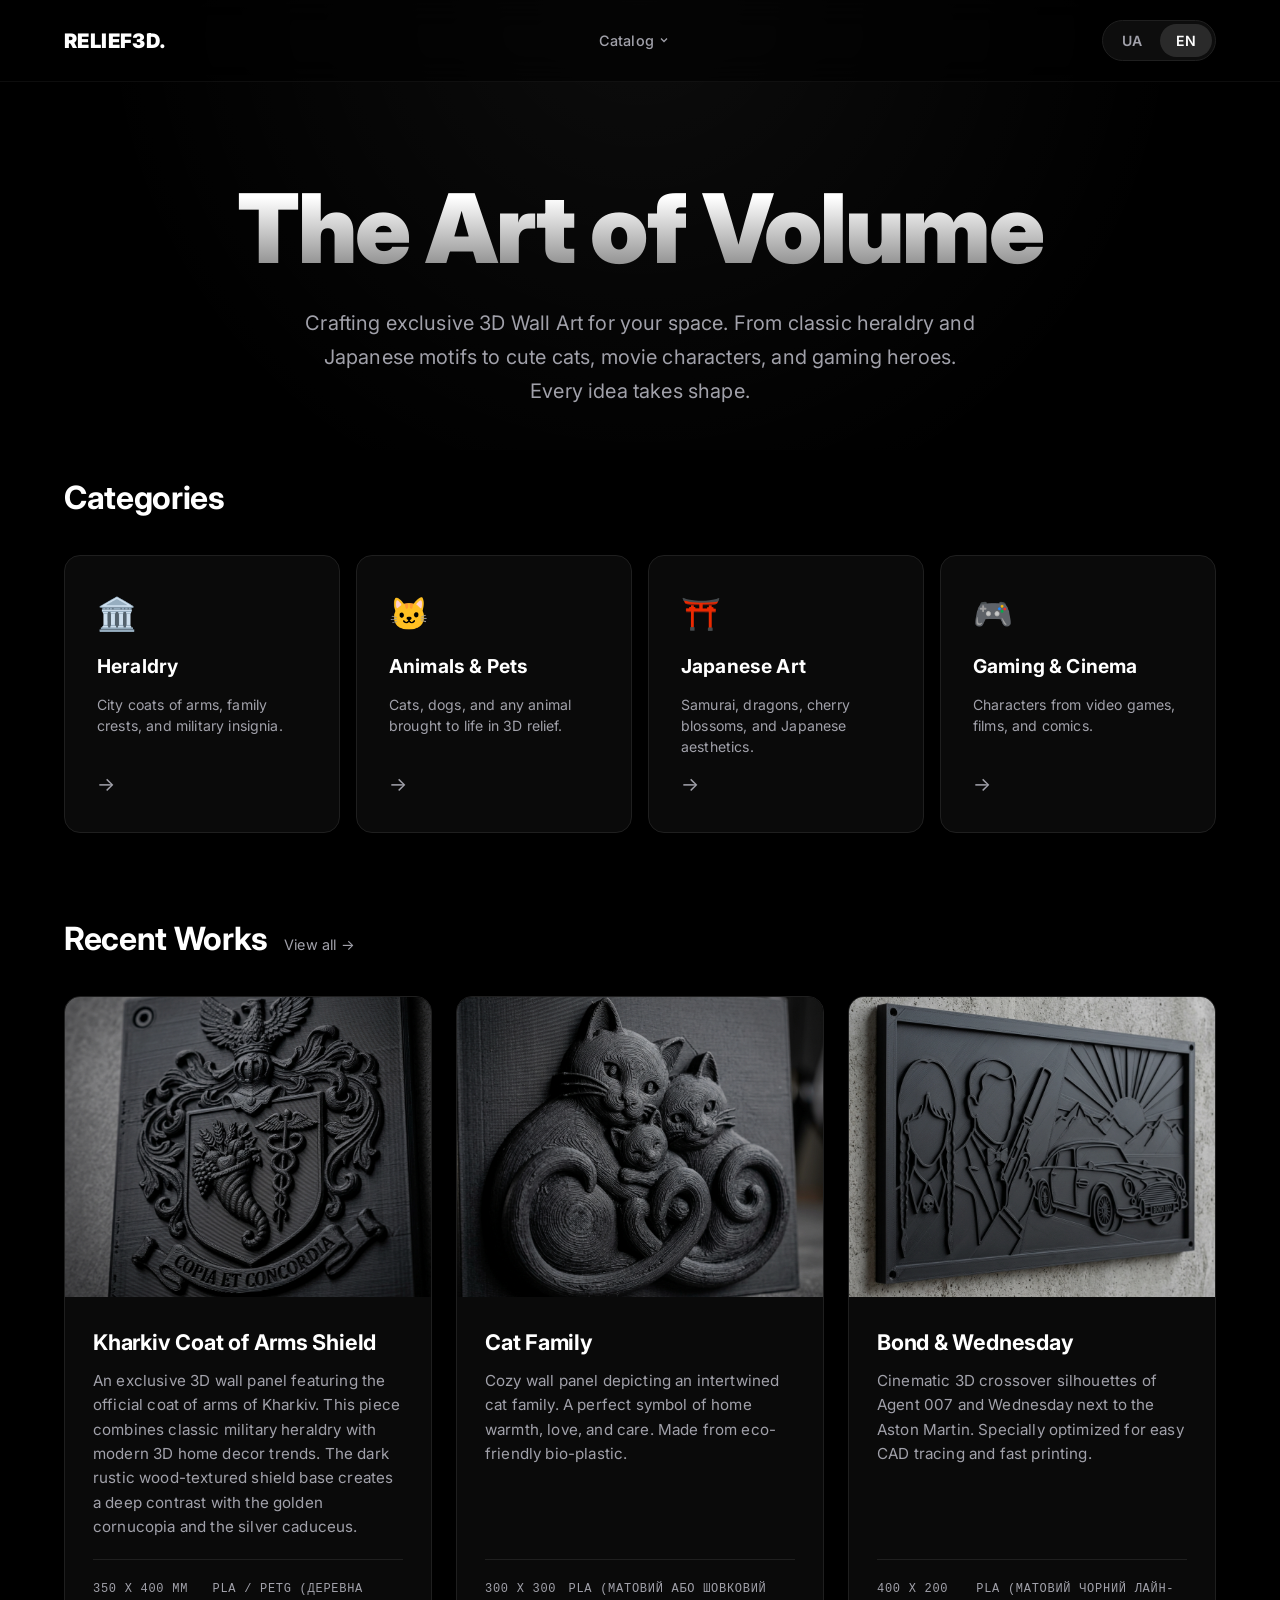
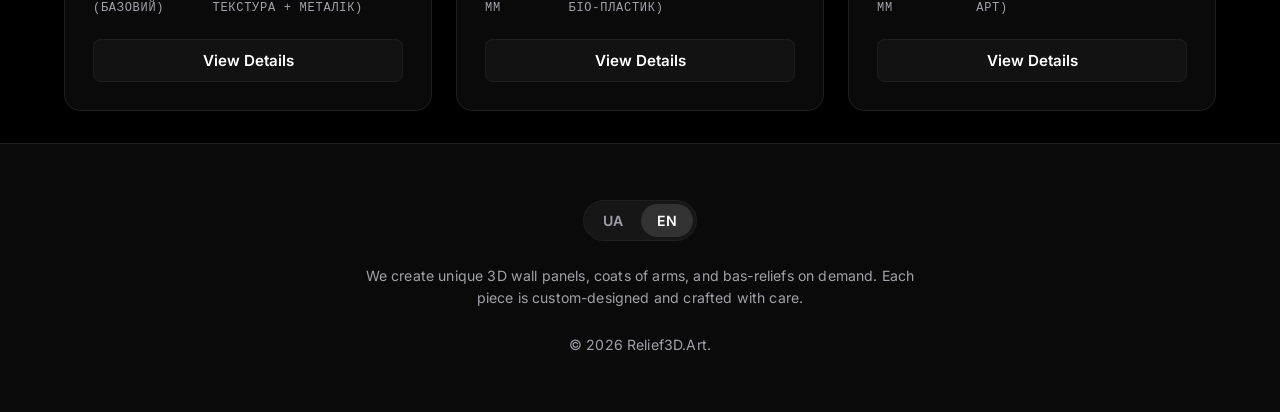
<file: index.html>
<!DOCTYPE html>
<html lang="uk">
<head>
    <meta charset="UTF-8">
    <meta name="viewport" content="width=device-width, initial-scale=1.0">
    <title>Relief3D — The Art of Volume</title>
    <meta name="description" content="Ексклюзивні 3D настінні панно. Геральдика, японські мотиви, котики, геймінг. Exclusive 3D wall art.">
    
    <link rel="canonical" href="https://relief3d.cc/">
    
    <!-- Open Graph / Facebook -->
    <meta property="og:type" content="website">
    <meta property="og:url" content="https://relief3d.cc/">
    <meta property="og:title" content="Relief3D — The Art of Volume">
    <meta property="og:description" content="Створюємо ексклюзивний 3D Wall Art для вашого інтер'єру. Будь-яка ідея набуває форми.">
    <meta property="og:image" content="https://relief3d.cc/assets/images/kharkiv_shield_concept.png">
    
    <!-- Twitter -->
    <meta property="twitter:card" content="summary_large_image">
    <meta property="twitter:url" content="https://relief3d.cc/">
    <meta property="twitter:title" content="Relief3D — The Art of Volume">
    <meta property="twitter:description" content="Створюємо ексклюзивний 3D Wall Art для вашого інтер'єру. Будь-яка ідея набуває форми.">
    <meta property="twitter:image" content="https://relief3d.cc/assets/images/kharkiv_shield_concept.png">
    <link rel="preconnect" href="https://fonts.googleapis.com">
    <link rel="preconnect" href="https://fonts.gstatic.com" crossorigin>
    <link href="https://fonts.googleapis.com/css2?family=Manrope:wght@400;500;600;700&family=Outfit:wght@500;600;700;800;900&display=swap" rel="stylesheet">
    <link rel="stylesheet" href="./assets/css/shared.css">
</head>
<body>
    <div class="ambient-glow"></div>

    <header class="site-header" id="site-header"></header>

    <div class="page-content">
        <!-- Hero -->
        <section class="hero">
            <h1 class="lang-ua">Мистецтво об'єму</h1>
            <h1 class="lang-en">The Art of Volume</h1>
            <p class="lang-ua">Створюємо ексклюзивний 3D Wall Art для вашого інтер'єру. Від класичної геральдики та японських мотивів — до милих котиків, героїв кіно та відеоігор. Будь-яка ідея набуває форми.</p>
            <p class="lang-en">Crafting exclusive 3D Wall Art for your space. From classic heraldry and Japanese motifs to cute cats, movie characters, and gaming heroes. Every idea takes shape.</p>
        </section>

        <!-- Categories -->
        <div class="section-label">
            <h2 class="lang-ua">Категорії</h2>
            <h2 class="lang-en">Categories</h2>
        </div>
        <div class="cat-grid" id="cat-grid"></div>

        <!-- Recent works -->
        <div class="section-label">
            <h2 class="lang-ua">Нові роботи</h2>
            <h2 class="lang-en">Recent Works</h2>
            <a href="./catalog/index.html" class="lang-ua">Дивитись усі →</a>
            <a href="./catalog/index.html" class="lang-en">View all →</a>
        </div>
        <div class="portfolio-grid" id="portfolio" style="padding-bottom: 2rem;"></div>
    </div>

    <!-- Footer -->
    <footer class="site-footer">
        <div class="lang-switcher">
            <button class="lang-btn" data-lang="ua" onclick="setLanguage('ua')">UA</button>
            <button class="lang-btn" data-lang="en" onclick="setLanguage('en')">EN</button>
        </div>
        <p class="footer-desc lang-ua">Ми створюємо унікальні об'ємні настінні панно, герби та барельєфи на замовлення. Кожен виріб розробляється з індивідуальним підходом.</p>
        <p class="footer-desc lang-en">We create unique 3D wall panels, coats of arms, and bas-reliefs on demand. Each piece is custom-designed and crafted with care.</p>
        <p>&copy; 2026 Relief3D.Art.</p>
    </footer>

    <script src="./assets/js/catalog.js?v=3.0"></script>
    <script src="./assets/js/site.js?v=3.0"></script>
    <script>
        // Build header
        buildHeader('home');

        // Render category cards
        const catGrid = document.getElementById('cat-grid');
        Object.values(CATEGORIES).forEach(cat => {
            const lang = getLang();
            const a = document.createElement('a');
            a.href = `./category/${cat.slug}/index.html`;
            a.className = 'cat-card';
            a.innerHTML = `
                <div class="cat-card-icon">${cat.icon}</div>
                <div class="cat-card-title lang-ua">${cat.title.ua}</div>
                <div class="cat-card-title lang-en">${cat.title.en}</div>
                <div class="cat-card-desc lang-ua">${cat.desc.ua}</div>
                <div class="cat-card-desc lang-en">${cat.desc.en}</div>
                <div class="cat-card-arrow">→</div>
            `;
            catGrid.appendChild(a);
        });

        // Render last 4 works
        const lang = getLang();
        const recent = CATALOG.slice(-4);
        const grid = document.getElementById('portfolio');
        recent.forEach(item => grid.appendChild(buildCard(item, lang)));
    </script>
</body>
</html>
</file>
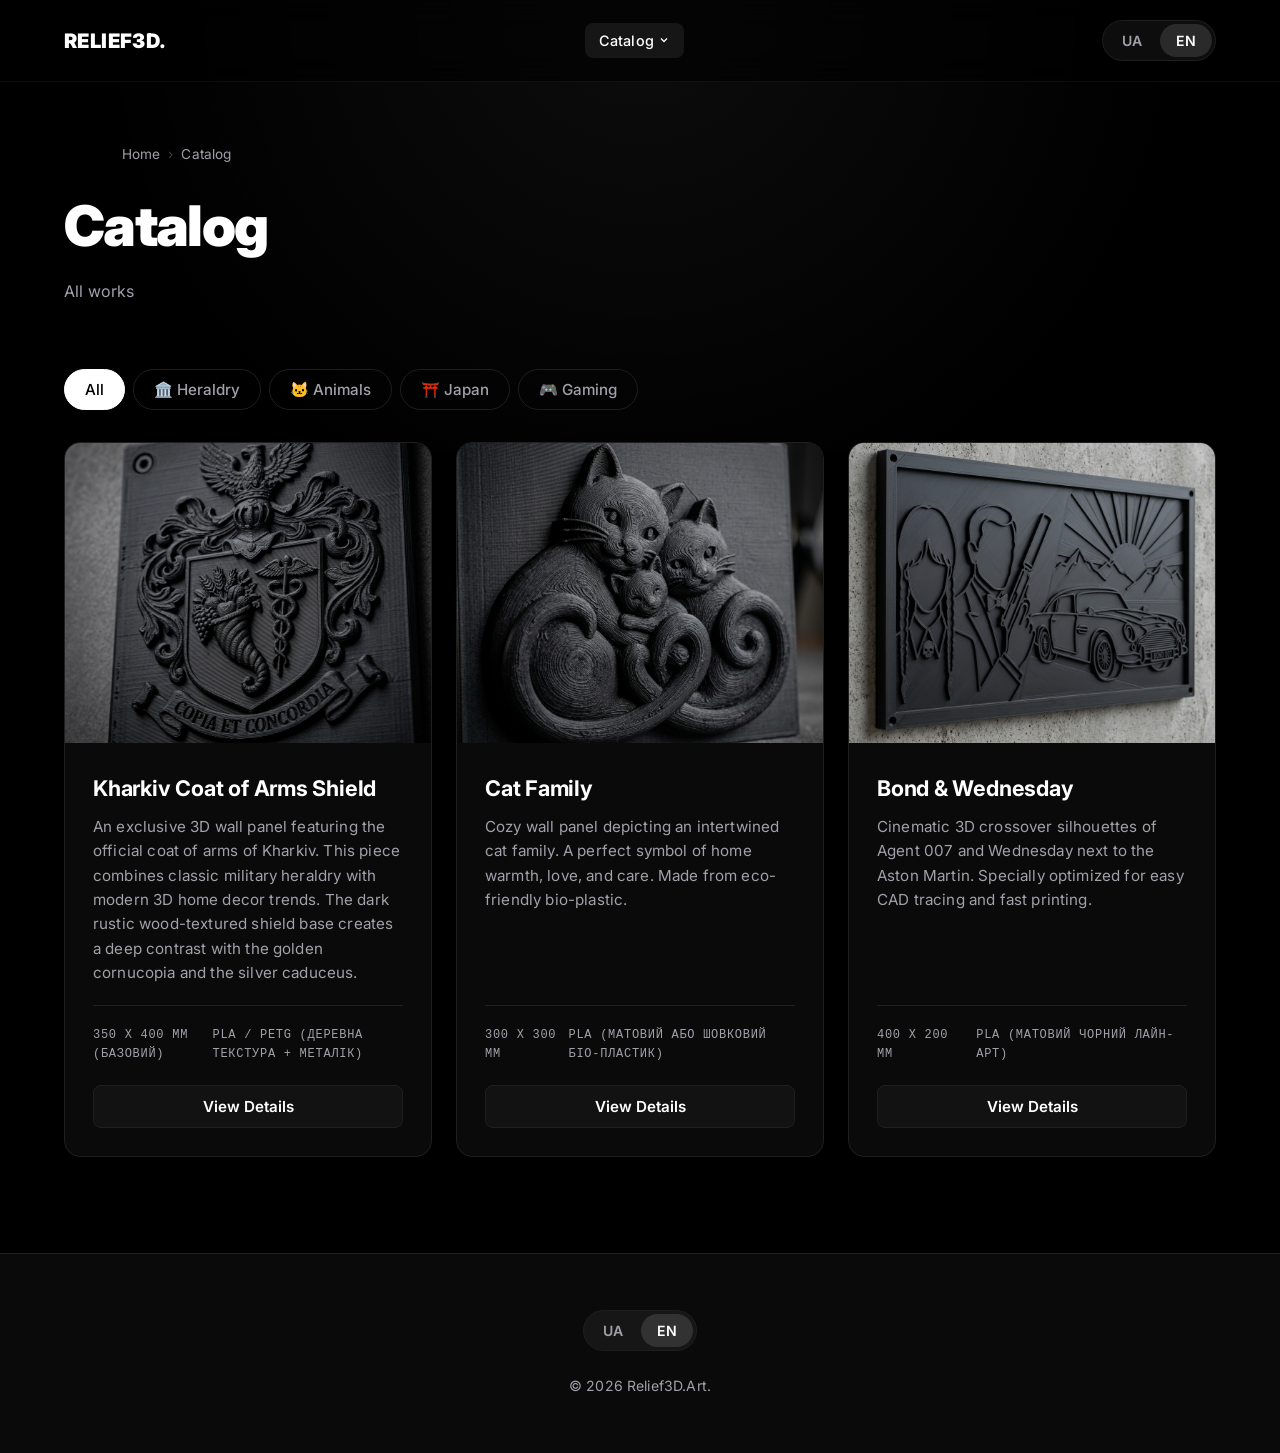
<file: catalog/index.html>
<!DOCTYPE html>
<html lang="uk">
<head>
    <meta charset="UTF-8">
    <meta name="viewport" content="width=device-width, initial-scale=1.0">
    <title lang-ua>Каталог — Relief3D</title>
    <meta name="description" content="Каталог 3D настінних панно. 3D wall art catalog.">
    
    <link rel="canonical" href="https://relief3d.cc/catalog/">
    
    <!-- Open Graph / Facebook -->
    <meta property="og:type" content="website">
    <meta property="og:url" content="https://relief3d.cc/catalog/">
    <meta property="og:title" content="Каталог 3D Панно — Relief3D">
    <meta property="og:description" content="Повний каталог наших робіт. Ексклюзивні 3D настінні панно.">
    <meta property="og:image" content="https://relief3d.cc/assets/images/kharkiv_shield_concept.png">
    
    <!-- Twitter -->
    <meta property="twitter:card" content="summary_large_image">
    <meta property="twitter:url" content="https://relief3d.cc/catalog/">
    <meta property="twitter:title" content="Каталог 3D Панно — Relief3D">
    <meta property="twitter:description" content="Повний каталог наших робіт. Ексклюзивні 3D настінні панно.">
    <meta property="twitter:image" content="https://relief3d.cc/assets/images/kharkiv_shield_concept.png">
    <link rel="preconnect" href="https://fonts.googleapis.com">
    <link href="https://fonts.googleapis.com/css2?family=Manrope:wght@400;500;600;700&family=Outfit:wght@500;600;700;800;900&display=swap" rel="stylesheet">
    <link rel="stylesheet" href="../assets/css/shared.css">
</head>
<body>
    <div class="ambient-glow"></div>
    <header class="site-header" id="site-header"></header>

    <div class="page-content">
        <section style="padding: 4rem 5% 2rem;">
            <div class="breadcrumbs">
                <a href="../index.html" class="lang-ua">Головна</a>
                <a href="../index.html" class="lang-en">Home</a>
                <span class="sep">›</span>
                <span class="lang-ua">Каталог</span>
                <span class="lang-en">Catalog</span>
            </div>
            <h1 style="font-size: clamp(2rem, 5vw, 3.5rem); font-weight: 900; letter-spacing: -0.03em; margin-bottom: 0.5rem;">
                <span class="lang-ua">Каталог</span>
                <span class="lang-en">Catalog</span>
            </h1>
            <p style="color: var(--text-secondary); font-size: 1rem; margin-bottom: 2rem;">
                <span class="lang-ua">Усі роботи</span>
                <span class="lang-en">All works</span>
            </p>
        </section>

        <!-- Filter Bar -->
        <div class="filter-bar" id="filter-bar">
            <button class="filter-btn active" data-cat="" onclick="applyFilter(this)">
                <span class="lang-ua">Усі</span><span class="lang-en">All</span>
            </button>
            <button class="filter-btn" data-cat="heraldry" onclick="applyFilter(this)">
                🏛️ <span class="lang-ua">Геральдика</span><span class="lang-en">Heraldry</span>
            </button>
            <button class="filter-btn" data-cat="animals" onclick="applyFilter(this)">
                🐱 <span class="lang-ua">Тварини</span><span class="lang-en">Animals</span>
            </button>
            <button class="filter-btn" data-cat="japan" onclick="applyFilter(this)">
                ⛩️ <span class="lang-ua">Японія</span><span class="lang-en">Japan</span>
            </button>
            <button class="filter-btn" data-cat="gaming" onclick="applyFilter(this)">
                🎮 <span class="lang-ua">Геймінг</span><span class="lang-en">Gaming</span>
            </button>
        </div>

        <div class="portfolio-grid" id="catalog-grid"></div>
    </div>

    <footer class="site-footer">
        <div class="lang-switcher">
            <button class="lang-btn" data-lang="ua" onclick="setLanguage('ua')">UA</button>
            <button class="lang-btn" data-lang="en" onclick="setLanguage('en')">EN</button>
        </div>
        <p>&copy; 2026 Relief3D.Art.</p>
    </footer>

    <script src="../assets/js/catalog.js?v=3.0"></script>
    <script src="../assets/js/site.js?v=3.0"></script>
    <script>
        buildHeader('catalog');

        function applyFilter(btn) {
            document.querySelectorAll('.filter-btn').forEach(b => b.classList.remove('active'));
            btn.classList.add('active');
            renderCatalog('catalog-grid', btn.dataset.cat || null, getLang());
            applyLanguage(getLang());
        }

        renderCatalog('catalog-grid', null, getLang());
    </script>
</body>
</html>
</file>
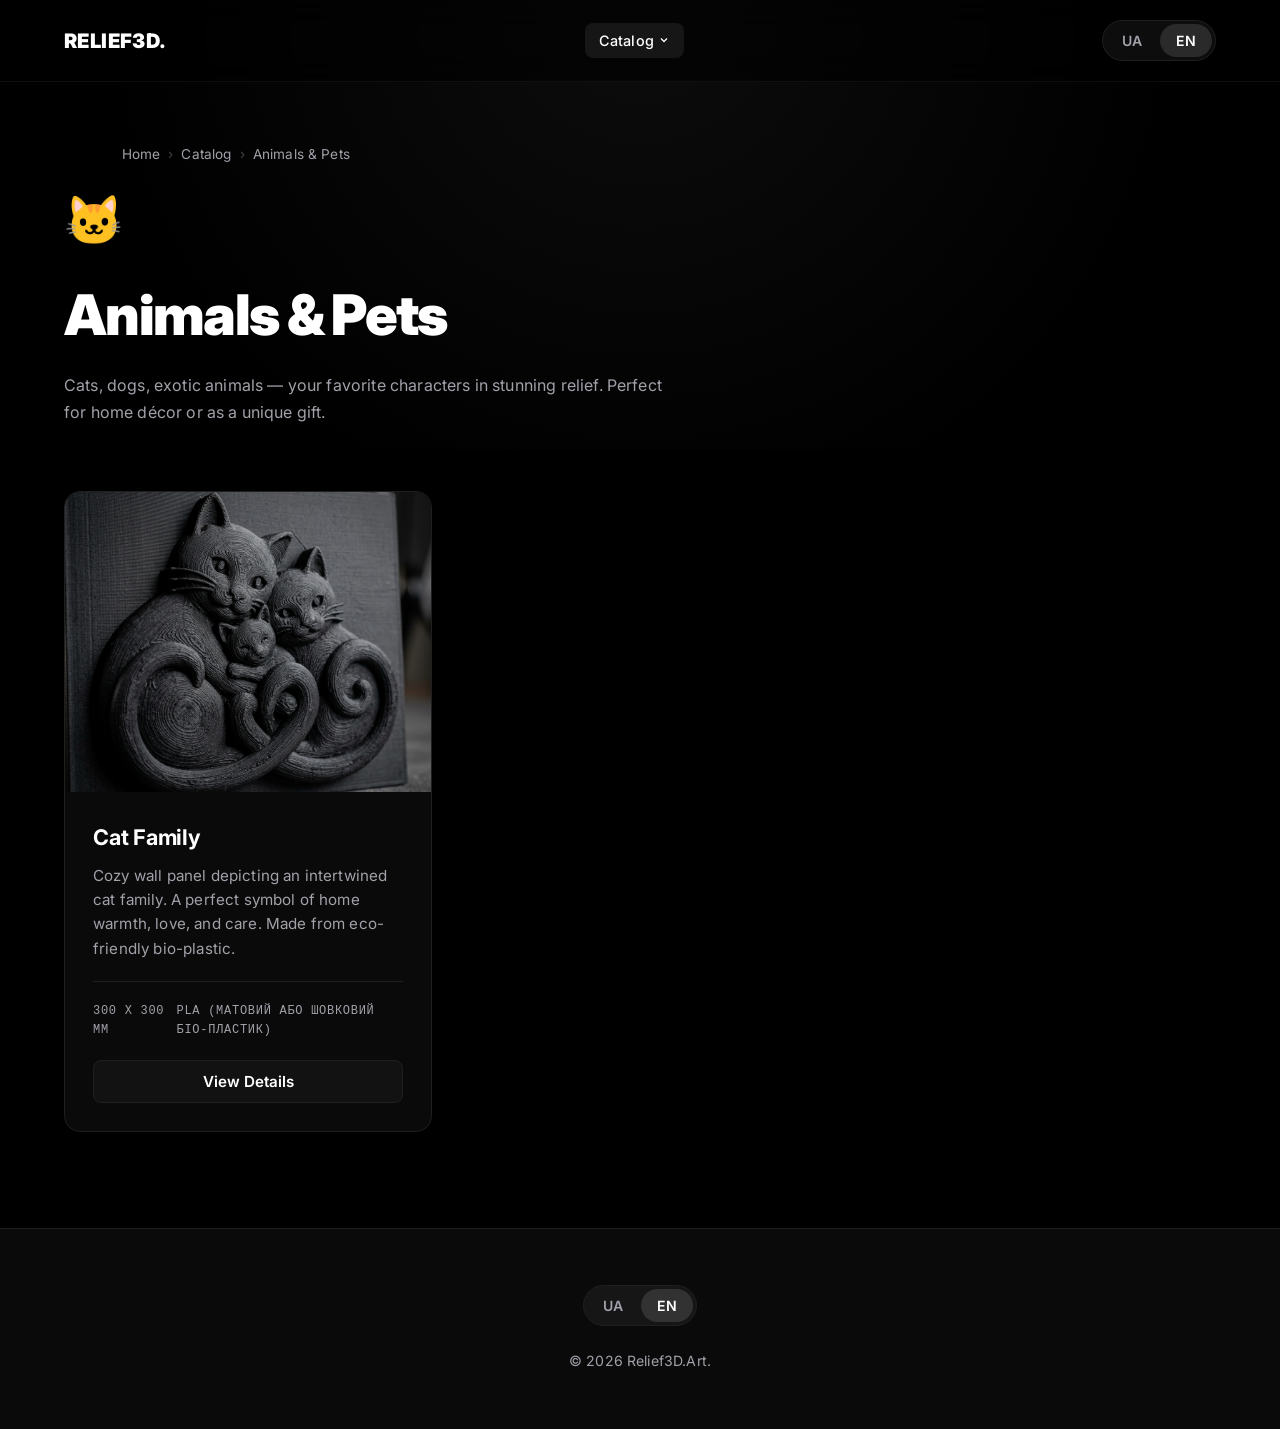
<file: category/animals/index.html>
<!DOCTYPE html>
<html lang="uk">
<head>
    <meta charset="UTF-8">
    <meta name="viewport" content="width=device-width, initial-scale=1.0">
    <title>Тварини — Relief3D</title>
    <meta name="description" content="Тварини та котики у 3D. Animals and pets 3D wall art.">
    
    <link rel="canonical" href="https://relief3d.cc/category/animals/">
    
    <!-- Open Graph / Facebook -->
    <meta property="og:type" content="website">
    <meta property="og:url" content="https://relief3d.cc/category/animals/">
    <meta property="og:title" content="Тварини & Котики — Relief3D">
    <meta property="og:description" content="Котики, собаки, екзотичні тварини — улюблені персонажі у об'ємному рельєфі.">
    <meta property="og:image" content="https://relief3d.cc/assets/images/kharkiv_shield_concept.png">
    
    <!-- Twitter -->
    <meta property="twitter:card" content="summary_large_image">
    <meta property="twitter:url" content="https://relief3d.cc/category/animals/">
    <meta property="twitter:title" content="Тварини & Котики — Relief3D">
    <meta property="twitter:description" content="Котики, собаки, екзотичні тварини — улюблені персонажі у об'ємному рельєфі.">
    <meta property="twitter:image" content="https://relief3d.cc/assets/images/kharkiv_shield_concept.png">
    <link rel="preconnect" href="https://fonts.googleapis.com">
    <link href="https://fonts.googleapis.com/css2?family=Manrope:wght@400;500;600;700&family=Outfit:wght@500;600;700;800;900&display=swap" rel="stylesheet">
    <link rel="stylesheet" href="../../assets/css/shared.css">
</head>
<body>
    <div class="ambient-glow"></div>
    <header class="site-header" id="site-header"></header>

    <div class="page-content">
        <section style="padding: 4rem 5% 2rem;">
            <div class="breadcrumbs">
                <a href="../../index.html" class="lang-ua">Головна</a>
                <a href="../../index.html" class="lang-en">Home</a>
                <span class="sep">›</span>
                <a href="../../catalog/index.html" class="lang-ua">Каталог</a>
                <a href="../../catalog/index.html" class="lang-en">Catalog</a>
                <span class="sep">›</span>
                <span class="lang-ua">Тварини</span>
                <span class="lang-en">Animals & Pets</span>
            </div>
            <div style="font-size: 3rem; margin-bottom: 0.75rem;">🐱</div>
            <h1 style="font-size: clamp(2rem, 5vw, 3.5rem); font-weight: 900; letter-spacing: -0.03em; margin-bottom: 0.75rem;">
                <span class="lang-ua">Тварини & Котики</span>
                <span class="lang-en">Animals & Pets</span>
            </h1>
            <p style="color: var(--text-secondary); font-size: 1rem; max-width: 600px; margin-bottom: 2rem; line-height: 1.7;">
                <span class="lang-ua">Котики, собаки, екзотичні тварини — улюблені персонажі у об'ємному рельєфі. Ідеально для дому та в подарунок.</span>
                <span class="lang-en">Cats, dogs, exotic animals — your favorite characters in stunning relief. Perfect for home décor or as a unique gift.</span>
            </p>
        </section>

        <div class="portfolio-grid" id="portfolio" data-category="animals"></div>
    </div>

    <footer class="site-footer">
        <div class="lang-switcher">
            <button class="lang-btn" data-lang="ua" onclick="setLanguage('ua')">UA</button>
            <button class="lang-btn" data-lang="en" onclick="setLanguage('en')">EN</button>
        </div>
        <p>&copy; 2026 Relief3D.Art.</p>
    </footer>

    <script src="../../assets/js/catalog.js?v=3.0"></script>
    <script src="../../assets/js/site.js?v=3.0"></script>
    <script>
        buildHeader('catalog');
        renderCatalog('portfolio', 'animals', getLang());
    </script>
</body>
</html>
</file>
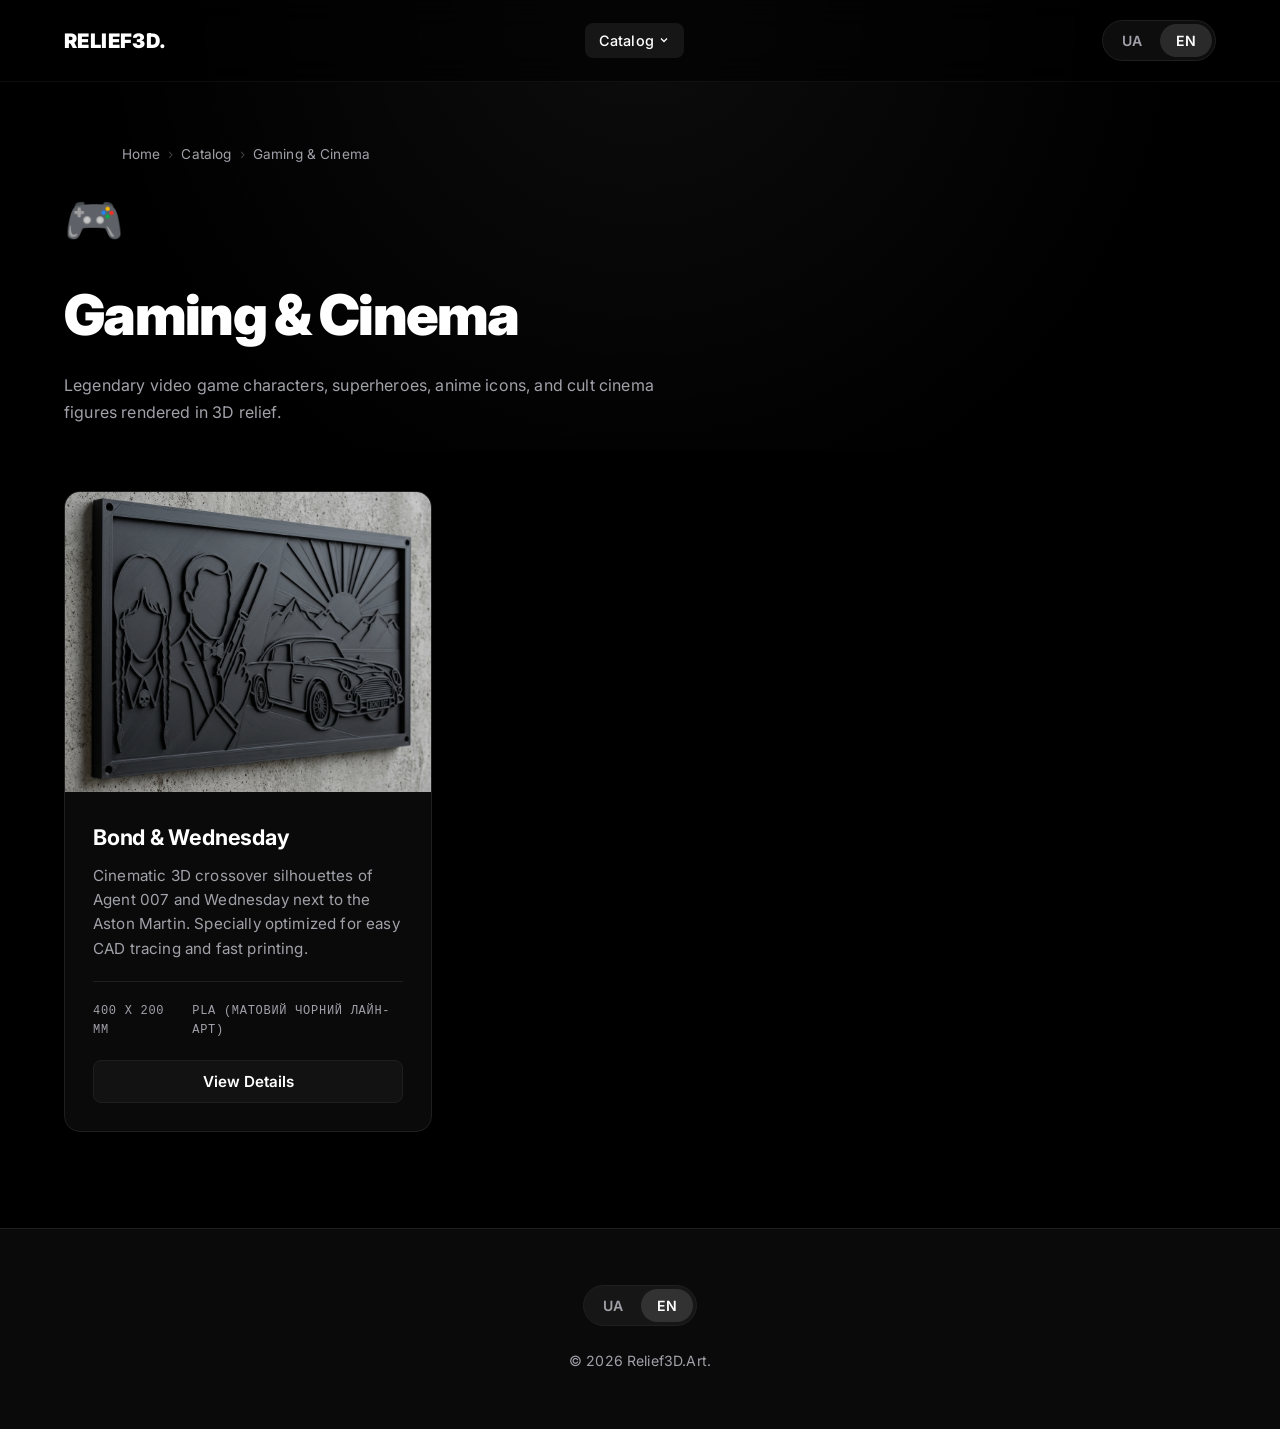
<file: category/gaming/index.html>
<!DOCTYPE html>
<html lang="uk">
<head>
    <meta charset="UTF-8">
    <meta name="viewport" content="width=device-width, initial-scale=1.0">
    <title>Геймінг & Кіно — Relief3D</title>
    <meta name="description" content="Геймінг та кіно у 3D. Gaming & cinema 3D wall art.">
    
    <link rel="canonical" href="https://relief3d.cc/category/gaming/">
    
    <!-- Open Graph / Facebook -->
    <meta property="og:type" content="website">
    <meta property="og:url" content="https://relief3d.cc/category/gaming/">
    <meta property="og:title" content="Геймінг & Кіно — Relief3D">
    <meta property="og:description" content="Легендарні персонажі відеоігор, супергерої та герої аніме у 3D рельєфі.">
    <meta property="og:image" content="https://relief3d.cc/assets/images/kharkiv_shield_concept.png">
    
    <!-- Twitter -->
    <meta property="twitter:card" content="summary_large_image">
    <meta property="twitter:url" content="https://relief3d.cc/category/gaming/">
    <meta property="twitter:title" content="Геймінг & Кіно — Relief3D">
    <meta property="twitter:description" content="Легендарні персонажі відеоігор, супергерої та герої аніме у 3D рельєфі.">
    <meta property="twitter:image" content="https://relief3d.cc/assets/images/kharkiv_shield_concept.png">
    <link rel="preconnect" href="https://fonts.googleapis.com">
    <link href="https://fonts.googleapis.com/css2?family=Manrope:wght@400;500;600;700&family=Outfit:wght@500;600;700;800;900&display=swap" rel="stylesheet">
    <link rel="stylesheet" href="../../assets/css/shared.css">
</head>
<body>
    <div class="ambient-glow"></div>
    <header class="site-header" id="site-header"></header>

    <div class="page-content">
        <section style="padding: 4rem 5% 2rem;">
            <div class="breadcrumbs">
                <a href="../../index.html" class="lang-ua">Головна</a>
                <a href="../../index.html" class="lang-en">Home</a>
                <span class="sep">›</span>
                <a href="../../catalog/index.html" class="lang-ua">Каталог</a>
                <a href="../../catalog/index.html" class="lang-en">Catalog</a>
                <span class="sep">›</span>
                <span class="lang-ua">Геймінг & Кіно</span>
                <span class="lang-en">Gaming & Cinema</span>
            </div>
            <div style="font-size: 3rem; margin-bottom: 0.75rem;">🎮</div>
            <h1 style="font-size: clamp(2rem, 5vw, 3.5rem); font-weight: 900; letter-spacing: -0.03em; margin-bottom: 0.75rem;">
                <span class="lang-ua">Геймінг & Кіно</span>
                <span class="lang-en">Gaming & Cinema</span>
            </h1>
            <p style="color: var(--text-secondary); font-size: 1rem; max-width: 600px; margin-bottom: 2rem; line-height: 1.7;">
                <span class="lang-ua">Легендарні персонажі відеоігор, супергерої, герої аніме та культові персонажі кіно у 3D рельєфі.</span>
                <span class="lang-en">Legendary video game characters, superheroes, anime icons, and cult cinema figures rendered in 3D relief.</span>
            </p>
        </section>

        <div class="portfolio-grid" id="portfolio" data-category="gaming"></div>
    </div>

    <footer class="site-footer">
        <div class="lang-switcher">
            <button class="lang-btn" data-lang="ua" onclick="setLanguage('ua')">UA</button>
            <button class="lang-btn" data-lang="en" onclick="setLanguage('en')">EN</button>
        </div>
        <p>&copy; 2026 Relief3D.Art.</p>
    </footer>

    <script src="../../assets/js/catalog.js?v=3.0"></script>
    <script src="../../assets/js/site.js?v=3.0"></script>
    <script>
        buildHeader('catalog');
        renderCatalog('portfolio', 'gaming', getLang());
    </script>
</body>
</html>
</file>
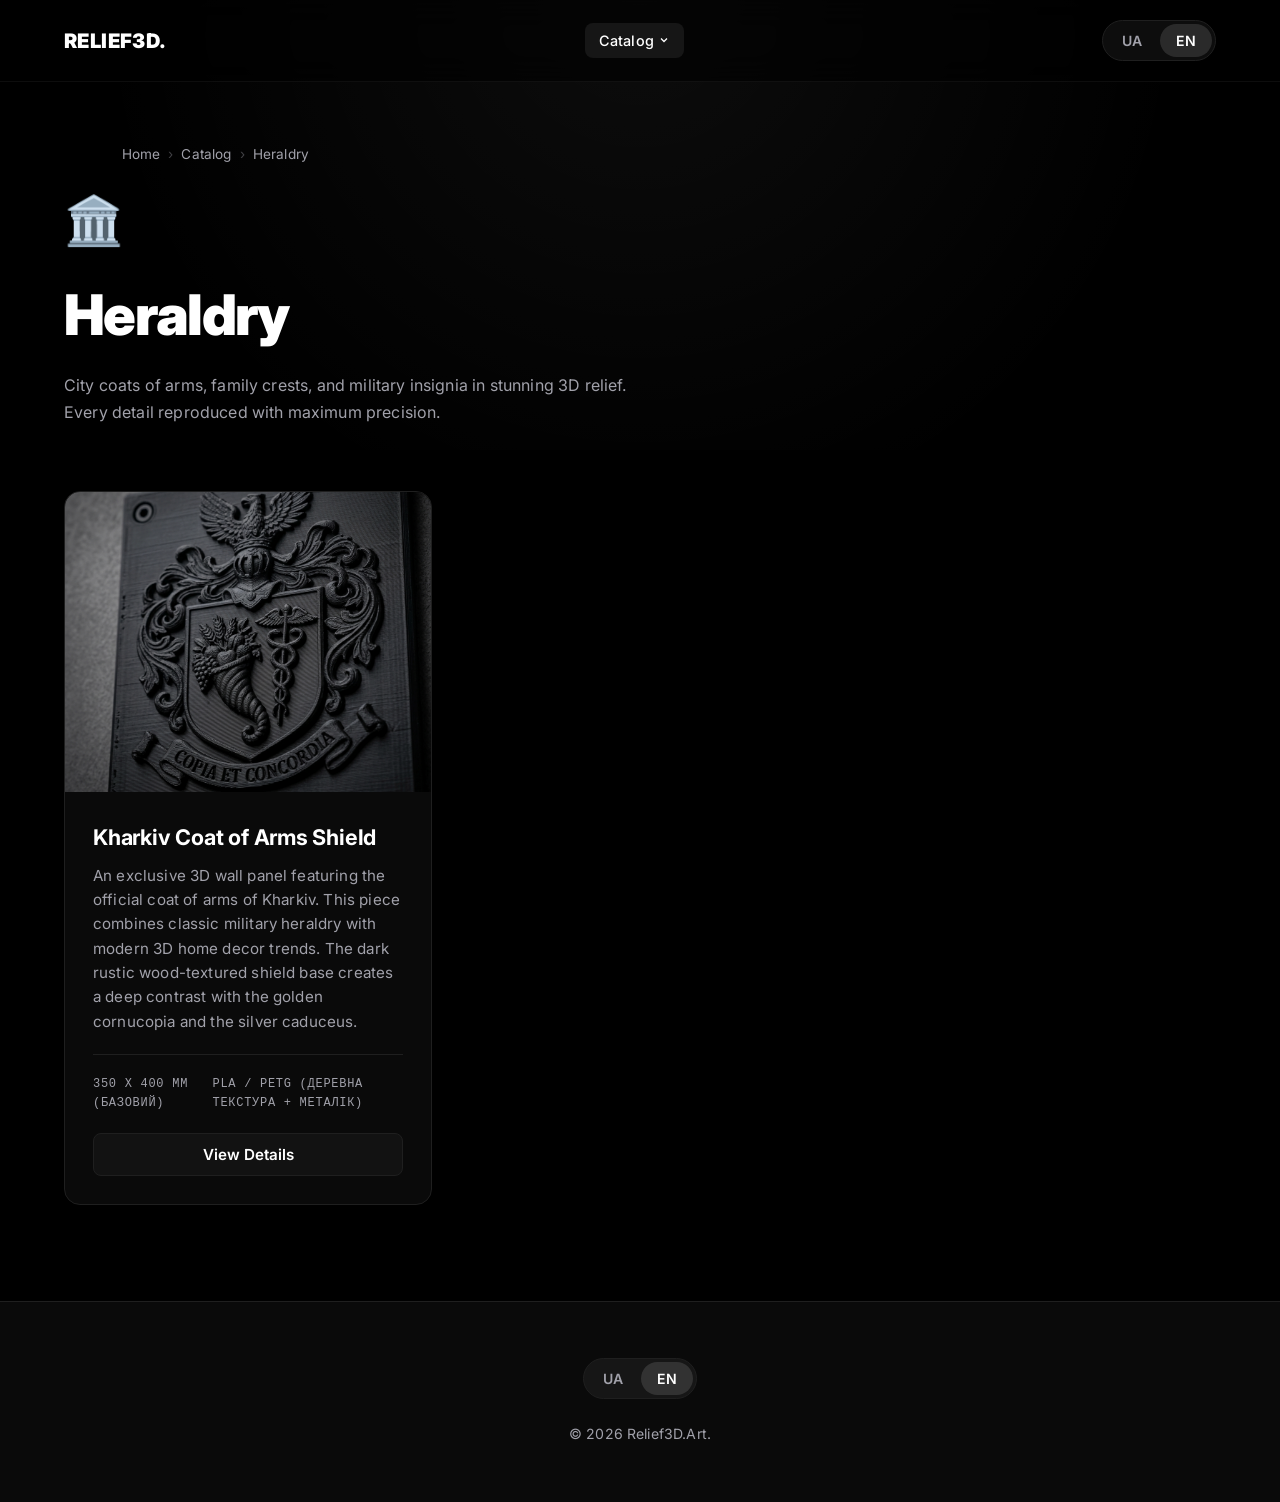
<file: category/heraldry/index.html>
<!DOCTYPE html>
<html lang="uk">
<head>
    <meta charset="UTF-8">
    <meta name="viewport" content="width=device-width, initial-scale=1.0">
    <title>Геральдика — Relief3D</title>
    <meta name="description" content="Геральдика - 3D настінні панно. Heraldry 3D wall art.">
    
    <link rel="canonical" href="https://relief3d.cc/category/heraldry/">
    
    <!-- Open Graph / Facebook -->
    <meta property="og:type" content="website">
    <meta property="og:url" content="https://relief3d.cc/category/heraldry/">
    <meta property="og:title" content="Геральдика — Relief3D">
    <meta property="og:description" content="Герби міст, родів та військова символіка у вражаючому 3D рельєфі.">
    <meta property="og:image" content="https://relief3d.cc/assets/images/kharkiv_shield_concept.png">
    
    <!-- Twitter -->
    <meta property="twitter:card" content="summary_large_image">
    <meta property="twitter:url" content="https://relief3d.cc/category/heraldry/">
    <meta property="twitter:title" content="Геральдика — Relief3D">
    <meta property="twitter:description" content="Герби міст, родів та військова символіка у вражаючому 3D рельєфі.">
    <meta property="twitter:image" content="https://relief3d.cc/assets/images/kharkiv_shield_concept.png">
    <link rel="preconnect" href="https://fonts.googleapis.com">
    <link href="https://fonts.googleapis.com/css2?family=Manrope:wght@400;500;600;700&family=Outfit:wght@500;600;700;800;900&display=swap" rel="stylesheet">
    <link rel="stylesheet" href="../../assets/css/shared.css">
</head>
<body data-category="heraldry">
    <div class="ambient-glow"></div>
    <header class="site-header" id="site-header"></header>

    <div class="page-content">
        <section style="padding: 4rem 5% 2rem;">
            <div class="breadcrumbs">
                <a href="../../index.html" class="lang-ua">Головна</a>
                <a href="../../index.html" class="lang-en">Home</a>
                <span class="sep">›</span>
                <a href="../../catalog/index.html" class="lang-ua">Каталог</a>
                <a href="../../catalog/index.html" class="lang-en">Catalog</a>
                <span class="sep">›</span>
                <span class="lang-ua">Геральдика</span>
                <span class="lang-en">Heraldry</span>
            </div>
            <div style="font-size: 3rem; margin-bottom: 0.75rem;">🏛️</div>
            <h1 style="font-size: clamp(2rem, 5vw, 3.5rem); font-weight: 900; letter-spacing: -0.03em; margin-bottom: 0.75rem;">
                <span class="lang-ua">Геральдика</span>
                <span class="lang-en">Heraldry</span>
            </h1>
            <p style="color: var(--text-secondary); font-size: 1rem; max-width: 600px; margin-bottom: 2rem; line-height: 1.7;">
                <span class="lang-ua">Герби міст, родів та військова символіка у вражаючому 3D рельєфі. Кожна деталь відтворюється з максимальною точністю.</span>
                <span class="lang-en">City coats of arms, family crests, and military insignia in stunning 3D relief. Every detail reproduced with maximum precision.</span>
            </p>
        </section>

        <div class="portfolio-grid" id="portfolio" data-category="heraldry"></div>
    </div>

    <footer class="site-footer">
        <div class="lang-switcher">
            <button class="lang-btn" data-lang="ua" onclick="setLanguage('ua')">UA</button>
            <button class="lang-btn" data-lang="en" onclick="setLanguage('en')">EN</button>
        </div>
        <p>&copy; 2026 Relief3D.Art.</p>
    </footer>

    <script src="../../assets/js/catalog.js?v=3.0"></script>
    <script src="../../assets/js/site.js?v=3.0"></script>
    <script>
        buildHeader('catalog');
        renderCatalog('portfolio', 'heraldry', getLang());
    </script>
</body>
</html>
</file>
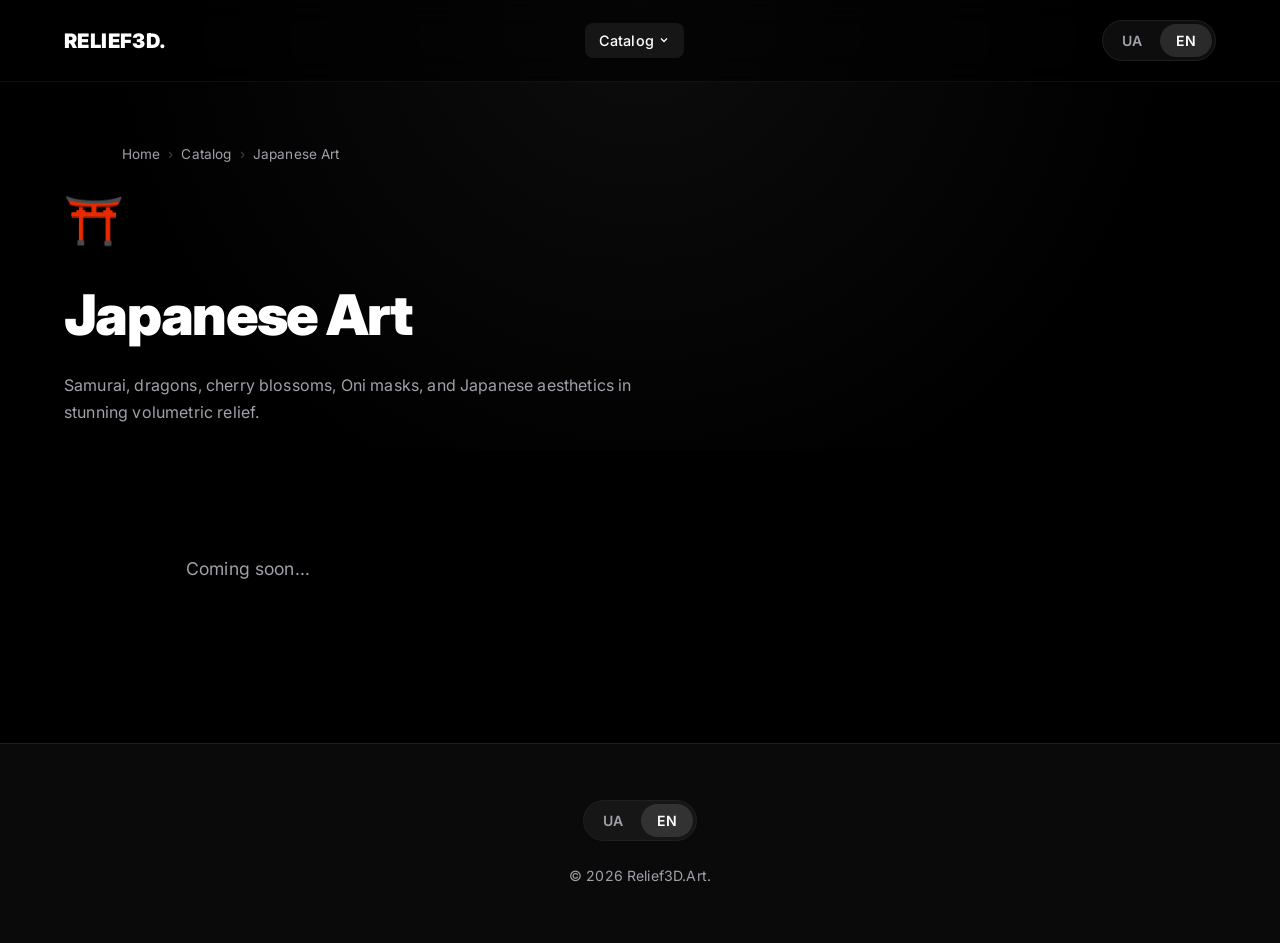
<file: category/japan/index.html>
<!DOCTYPE html>
<html lang="uk">
<head>
    <meta charset="UTF-8">
    <meta name="viewport" content="width=device-width, initial-scale=1.0">
    <title>Японські мотиви — Relief3D</title>
    <meta name="description" content="Японські мотиви у 3D. Japanese art 3D wall panels.">
    
    <link rel="canonical" href="https://relief3d.cc/category/japan/">
    
    <!-- Open Graph / Facebook -->
    <meta property="og:type" content="website">
    <meta property="og:url" content="https://relief3d.cc/category/japan/">
    <meta property="og:title" content="Японські мотиви — Relief3D">
    <meta property="og:description" content="Самураї, дракони, сакура, маски Оні та японська естетика у вражаючому об'ємному рельєфі.">
    <meta property="og:image" content="https://relief3d.cc/assets/images/kharkiv_shield_concept.png">
    
    <!-- Twitter -->
    <meta property="twitter:card" content="summary_large_image">
    <meta property="twitter:url" content="https://relief3d.cc/category/japan/">
    <meta property="twitter:title" content="Японські мотиви — Relief3D">
    <meta property="twitter:description" content="Самураї, дракони, сакура, маски Оні та японська естетика у вражаючому об'ємному рельєфі.">
    <meta property="twitter:image" content="https://relief3d.cc/assets/images/kharkiv_shield_concept.png">
    <link rel="preconnect" href="https://fonts.googleapis.com">
    <link href="https://fonts.googleapis.com/css2?family=Manrope:wght@400;500;600;700&family=Outfit:wght@500;600;700;800;900&display=swap" rel="stylesheet">
    <link rel="stylesheet" href="../../assets/css/shared.css">
</head>
<body>
    <div class="ambient-glow"></div>
    <header class="site-header" id="site-header"></header>

    <div class="page-content">
        <section style="padding: 4rem 5% 2rem;">
            <div class="breadcrumbs">
                <a href="../../index.html" class="lang-ua">Головна</a>
                <a href="../../index.html" class="lang-en">Home</a>
                <span class="sep">›</span>
                <a href="../../catalog/index.html" class="lang-ua">Каталог</a>
                <a href="../../catalog/index.html" class="lang-en">Catalog</a>
                <span class="sep">›</span>
                <span class="lang-ua">Японія</span>
                <span class="lang-en">Japanese Art</span>
            </div>
            <div style="font-size: 3rem; margin-bottom: 0.75rem;">⛩️</div>
            <h1 style="font-size: clamp(2rem, 5vw, 3.5rem); font-weight: 900; letter-spacing: -0.03em; margin-bottom: 0.75rem;">
                <span class="lang-ua">Японські мотиви</span>
                <span class="lang-en">Japanese Art</span>
            </h1>
            <p style="color: var(--text-secondary); font-size: 1rem; max-width: 600px; margin-bottom: 2rem; line-height: 1.7;">
                <span class="lang-ua">Самураї, дракони, сакура, маски Оні та японська естетика у вражаючому об'ємному рельєфі.</span>
                <span class="lang-en">Samurai, dragons, cherry blossoms, Oni masks, and Japanese aesthetics in stunning volumetric relief.</span>
            </p>
        </section>

        <div class="portfolio-grid" id="portfolio" data-category="japan"></div>
    </div>

    <footer class="site-footer">
        <div class="lang-switcher">
            <button class="lang-btn" data-lang="ua" onclick="setLanguage('ua')">UA</button>
            <button class="lang-btn" data-lang="en" onclick="setLanguage('en')">EN</button>
        </div>
        <p>&copy; 2026 Relief3D.Art.</p>
    </footer>

    <script src="../../assets/js/catalog.js?v=3.0"></script>
    <script src="../../assets/js/site.js?v=3.0"></script>
    <script>
        buildHeader('catalog');
        renderCatalog('portfolio', 'japan', getLang());
    </script>
</body>
</html>
</file>
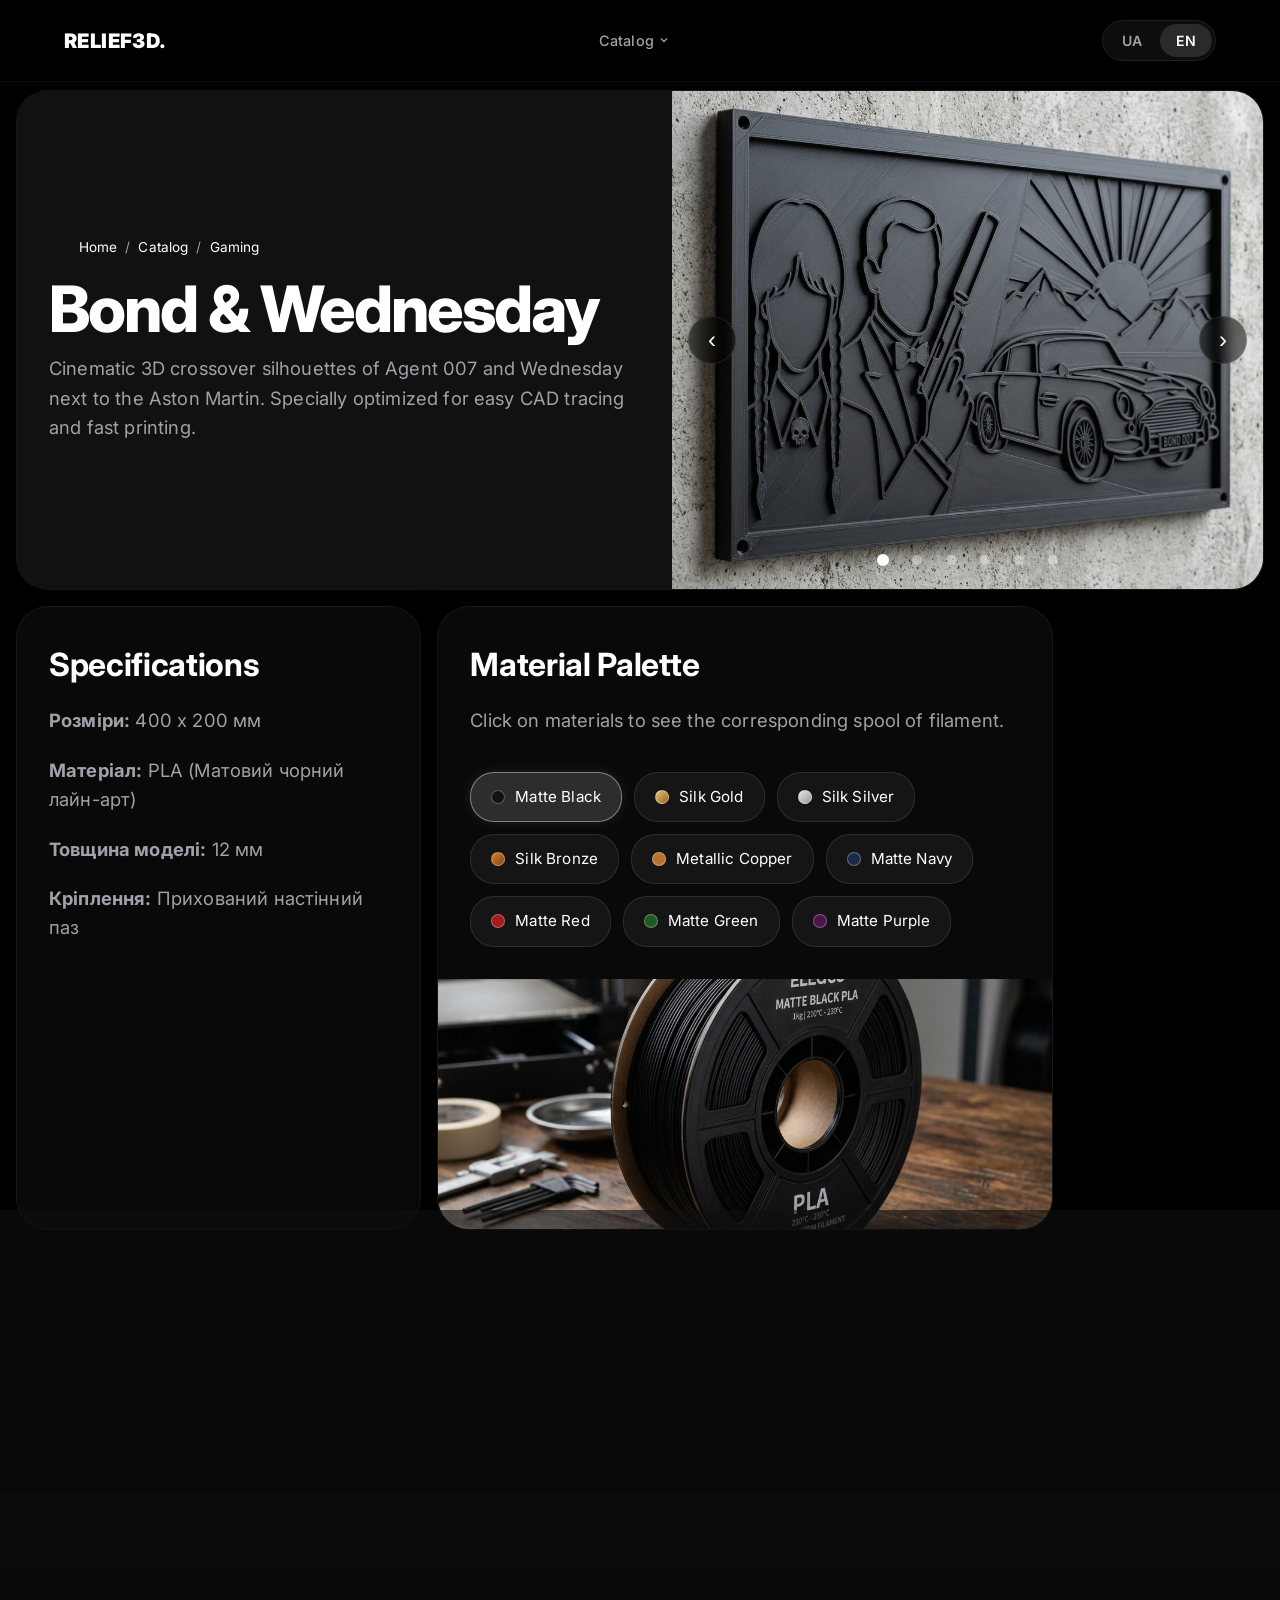
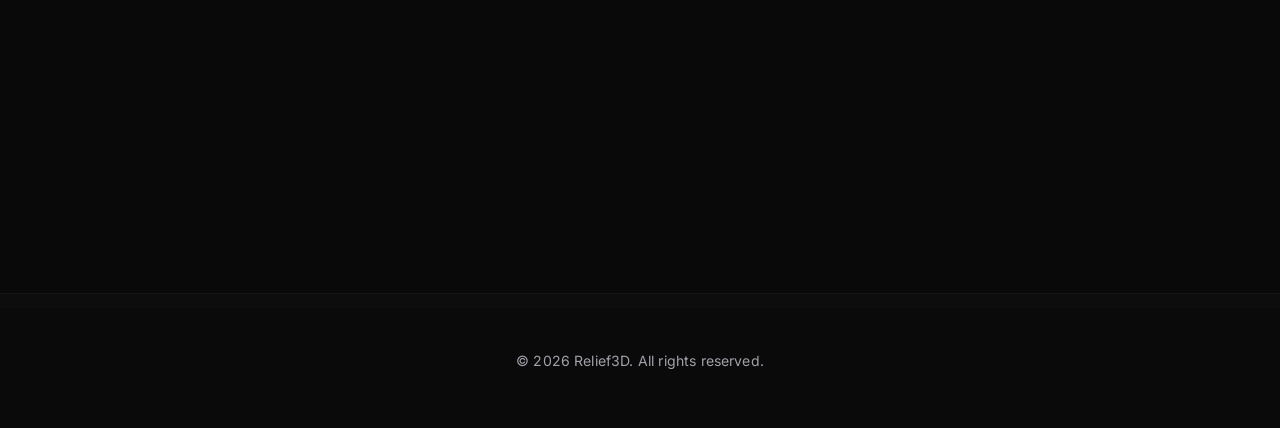
<file: product/bond-wednesday/index.html>
<!DOCTYPE html>
<html lang="uk">
<head>
    <meta charset="UTF-8">
    <meta name="viewport" content="width=device-width, initial-scale=1.0">
    <title lang-ua>Бонд та Венздей — Relief3D</title>
    <title lang-en style="display:none;">Bond & Wednesday — Relief3D</title>
    <meta name="description" content="Кінематографічний 3D-кросовер силуетів Агента 007 та Венздей біля Aston Martin. Оптимізований для легкого CAD моделювання, обведення векторів та швидк">
    
    <link rel="canonical" href="https://relief3d.cc/product/bond-wednesday/">
    
    <meta property="og:type" content="product">
    <meta property="og:url" content="https://relief3d.cc/product/bond-wednesday/">
    <meta property="og:title" content="Бонд та Венздей — Relief3D">
    <meta property="og:description" content="Кінематографічний 3D-кросовер силуетів Агента 007 та Венздей біля Aston Martin. Оптимізований для легкого CAD моделювання, обведення векторів та швидк">
    <meta property="og:image" content="https://relief3d.cc/assets/images/bond_wednesday_vector_close.png">
    
    <link href="https://fonts.googleapis.com/css2?family=Manrope:wght@400;500;600;700&family=Outfit:wght@500;600;700;800;900&display=swap" rel="stylesheet">
    <link rel="stylesheet" href="../../assets/css/shared.css?v=6.0">
    <link rel="stylesheet" href="../../assets/css/product.css?v=6.0">
</head>
<body>

    <header class="site-header" id="site-header"></header>

    <main class="product-page">
        <div class="bento-grid">
            
            <!-- Hero Card with Carousel -->
            <div class="bento-card card-hero">
                <div class="bento-content">
                    <div class="breadcrumbs">
                        <a href="../../index.html"><span class="lang-ua">Головна</span><span class="lang-en">Home</span></a> /
                        <a href="../../catalog/index.html"><span class="lang-ua">Каталог</span><span class="lang-en">Catalog</span></a> /
                        <a href="../../category/gaming/index.html"><span class="lang-ua">Gaming</span><span class="lang-en">Gaming</span></a>
                    </div>
                    <h1><span class="lang-ua">Бонд та Венздей</span><span class="lang-en">Bond & Wednesday</span></h1>
                    <p>
                        <span class="lang-ua">Кінематографічний 3D-кросовер силуетів Агента 007 та Венздей біля Aston Martin. Оптимізований для легкого CAD моделювання, обведення векторів та швидкого друку.</span>
                        <span class="lang-en">Cinematic 3D crossover silhouettes of Agent 007 and Wednesday next to the Aston Martin. Specially optimized for easy CAD tracing and fast printing.</span>
                    </p>
                </div>
                <div class="bento-img-wrapper carousel-container">
                    <div class="carousel-slides">
                        <img src="../../assets/images/bond_wednesday_vector_close.png" class="zoomable active" alt="Slide 1">
<img src="../../assets/images/bond_wednesday_navy_silver.png" class="zoomable " alt="Slide 2">
<img src="../../assets/images/bond_wednesday_crimson_bronze.png" class="zoomable " alt="Slide 3">
<img src="../../assets/images/bond_wednesday_green_gold.png" class="zoomable " alt="Slide 4">
<img src="../../assets/images/bond_wednesday_purple_copper.png" class="zoomable " alt="Slide 5">
<img src="../../assets/images/bond_wednesday_vector_mockup.png" class="zoomable " alt="Slide 6">

                    </div>
                    <button class="carousel-btn prev-btn">‹</button>
                    <button class="carousel-btn next-btn">›</button>
                    <div class="carousel-dots"></div>
                </div>
            </div>

            <!-- Specifications Card -->
            <div class="bento-card card-specs">
                <div class="bento-content">
                    <h2><span class="lang-ua">Характеристики</span><span class="lang-en">Specifications</span></h2>
                    <p><strong><span class='lang-ua'>Розміри:</span><span class='lang-en'>Розміри:</span></strong> 400 x 200 мм</p><p><strong><span class='lang-ua'>Матеріал:</span><span class='lang-en'>Матеріал:</span></strong> PLA (Матовий чорний лайн-арт)</p><p><strong><span class='lang-ua'>Товщина моделі:</span><span class='lang-en'>Товщина моделі:</span></strong> 12 мм</p><p><strong><span class='lang-ua'>Кріплення:</span><span class='lang-en'>Кріплення:</span></strong> Прихований настінний паз</p>
                </div>
            </div>

            <!-- Materials Card -->
            <div class="bento-card card-materials">
                <div class="bento-content">
                    <h2><span class="lang-ua">Палітра Матеріалів</span><span class="lang-en">Material Palette</span></h2>
                    <p>
                        <span class="lang-ua">Натискайте на матеріали, щоб побачити відповідну катушку нитки пластику для друку.</span>
                        <span class="lang-en">Click on materials to see the corresponding spool of filament.</span>
                    </p>
                    <div class="materials-row"></div>
                </div>
                <div class="bento-img-wrapper" style="min-height: 250px;">
                    <img src="../../assets/images/filament_spools.png" alt="Filaments">
                </div>
            </div>

            <!-- SEO & FAQ Card -->
            <div class="bento-card card-seo">
                <div class="bento-content">
                    <h2 style="font-size: 2rem; margin-bottom: 24px;"><span class="lang-ua">Детальніше про виріб (FAQ)</span><span class="lang-en">Product Details (FAQ)</span></h2>
                    <div class="seo-grid">
                        <div class="seo-item">
                            <h3><span class="lang-ua">Матеріали</span><span class="lang-en">Materials</span></h3>
                            <p>
                                <span class="lang-ua">Ми використовуємо PLA та PETG філаменти. Вони міцні, довговічні та безпечні для інтер'єру.</span>
                                <span class="lang-en">We use PLA and PETG filaments. They are durable, safe, and perfect for indoor decor.</span>
                            </p>
                        </div>
                        <div class="seo-item">
                            <h3><span class="lang-ua">Особливості</span><span class="lang-en">Features</span></h3>
                            <p>
                                <span class="lang-ua">Наші панно мають унікальний горизонтальний рельєф 3D-друку, що грає тінями при боковому світлі.</span>
                                <span class="lang-en">Our panels feature a unique horizontal FDM texture that creates depth with shadows.</span>
                            </p>
                        </div>
                        <div class="seo-item">
                            <h3><span class="lang-ua">Індивідуальність</span><span class="lang-en">Customization</span></h3>
                            <p>
                                <span class="lang-ua">Ви можете обрати будь-який колір пластику з нашої палітри для найкращого поєднання з вашою стіною.</span>
                                <span class="lang-en">You can pick any filament color from our palette to best match your wall.</span>
                            </p>
                        </div>
                    </div>
                </div>
            </div>

            <!-- CTA Card -->
            <div class="bento-card card-cta">
                <div class="bento-content">
                    <h2><span class="lang-ua">Бажаєте замовити панно?</span><span class="lang-en">Want to order?</span></h2>
                    <p>
                        <span class="lang-ua">Зв'яжіться для обговорення кольору, розмірів та доставки.</span>
                        <span class="lang-en">Contact us to discuss color, sizing, and shipping.</span>
                    </p>
                    <a href="https://t.me/abg_kharkiv?text=I%20am%20interested%20in%20Panel%20bond-wednesday" class="btn-primary">
                        <span class="lang-ua">Зв'язатися в Telegram</span><span class="lang-en">Contact via Telegram</span>
                    </a>
                </div>
            </div>

        </div>
    </main>

    <footer class="site-footer">
        <p>&copy; 2026 Relief3D. All rights reserved.</p>
    </footer>

    <!-- Scripts -->
    <script src="../../assets/js/catalog.js?v=6.0"></script>
    <script src="../../assets/js/site.js?v=6.0"></script>
    <script>
        document.addEventListener('DOMContentLoaded', () => {
            buildHeader(''); 
        });
    </script>
</body>
</html>
</file>
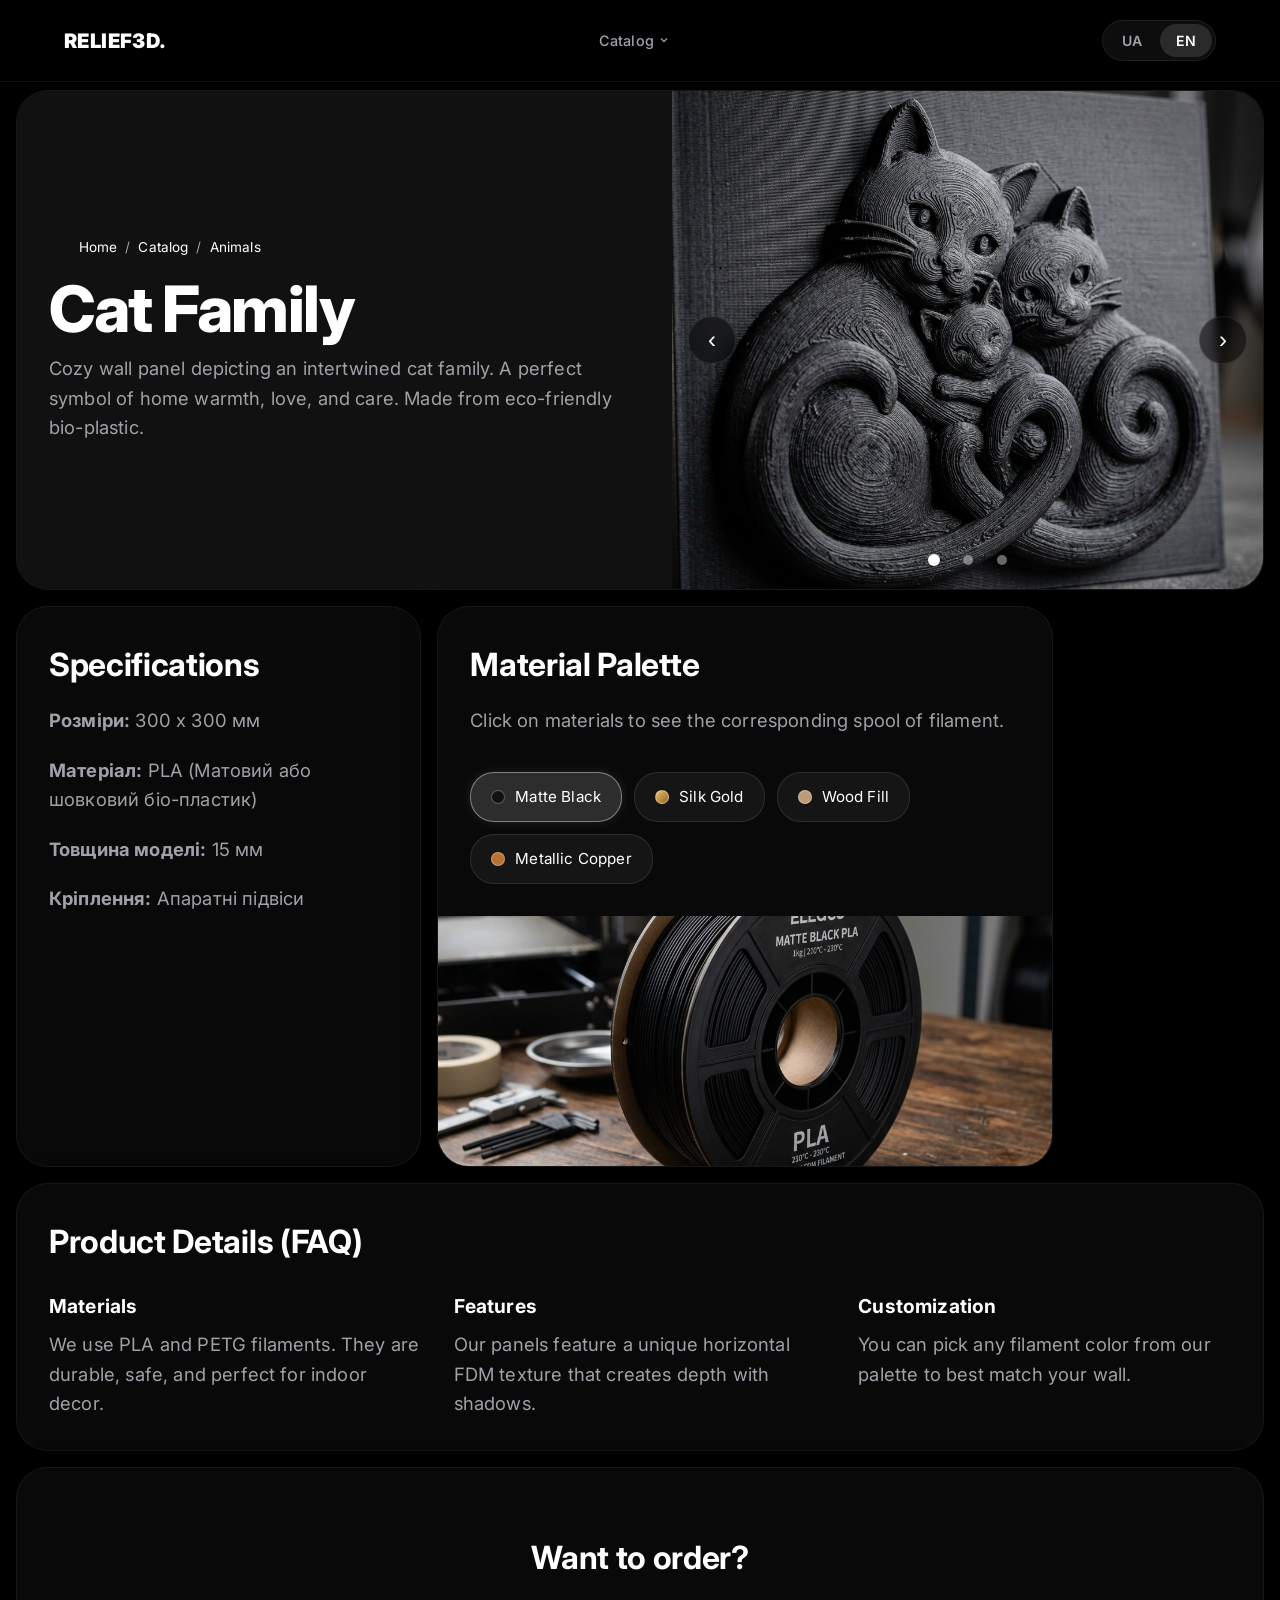
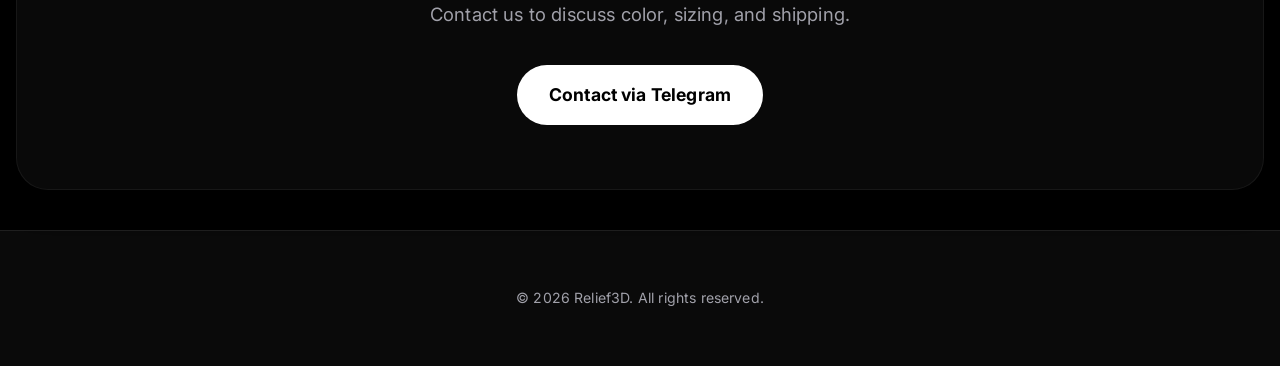
<file: product/cats-family/index.html>
<!DOCTYPE html>
<html lang="uk">
<head>
    <meta charset="UTF-8">
    <meta name="viewport" content="width=device-width, initial-scale=1.0">
    <title lang-ua>Сім'я Котів — Relief3D</title>
    <title lang-en style="display:none;">Cat Family — Relief3D</title>
    <meta name="description" content="Затишне настінне панно із зображенням трьох котів, що сплелися хвостами. Уособлює домашнє вогнище, любов та сімейний затишок. Створено з екологічного ">
    
    <link rel="canonical" href="https://relief3d.cc/product/cats-family/">
    
    <meta property="og:type" content="product">
    <meta property="og:url" content="https://relief3d.cc/product/cats-family/">
    <meta property="og:title" content="Сім'я Котів — Relief3D">
    <meta property="og:description" content="Затишне настінне панно із зображенням трьох котів, що сплелися хвостами. Уособлює домашнє вогнище, любов та сімейний затишок. Створено з екологічного ">
    <meta property="og:image" content="https://relief3d.cc/assets/images/cats_family_3d_close.png">
    
    <link href="https://fonts.googleapis.com/css2?family=Manrope:wght@400;500;600;700&family=Outfit:wght@500;600;700;800;900&display=swap" rel="stylesheet">
    <link rel="stylesheet" href="../../assets/css/shared.css?v=6.0">
    <link rel="stylesheet" href="../../assets/css/product.css?v=6.0">
</head>
<body>

    <header class="site-header" id="site-header"></header>

    <main class="product-page">
        <div class="bento-grid">
            
            <!-- Hero Card with Carousel -->
            <div class="bento-card card-hero">
                <div class="bento-content">
                    <div class="breadcrumbs">
                        <a href="../../index.html"><span class="lang-ua">Головна</span><span class="lang-en">Home</span></a> /
                        <a href="../../catalog/index.html"><span class="lang-ua">Каталог</span><span class="lang-en">Catalog</span></a> /
                        <a href="../../category/animals/index.html"><span class="lang-ua">Animals</span><span class="lang-en">Animals</span></a>
                    </div>
                    <h1><span class="lang-ua">Сім'я Котів</span><span class="lang-en">Cat Family</span></h1>
                    <p>
                        <span class="lang-ua">Затишне настінне панно із зображенням трьох котів, що сплелися хвостами. Уособлює домашнє вогнище, любов та сімейний затишок. Створено з екологічного біо-пластику.</span>
                        <span class="lang-en">Cozy wall panel depicting an intertwined cat family. A perfect symbol of home warmth, love, and care. Made from eco-friendly bio-plastic.</span>
                    </p>
                </div>
                <div class="bento-img-wrapper carousel-container">
                    <div class="carousel-slides">
                        <img src="../../assets/images/cats_family_3d_close.png" class="zoomable active" alt="Slide 1">
<img src="../../assets/images/cats_family_cozy_mockup.png" class="zoomable " alt="Slide 2">
<img src="../../assets/images/cats_family_colored.png" class="zoomable " alt="Slide 3">

                    </div>
                    <button class="carousel-btn prev-btn">‹</button>
                    <button class="carousel-btn next-btn">›</button>
                    <div class="carousel-dots"></div>
                </div>
            </div>

            <!-- Specifications Card -->
            <div class="bento-card card-specs">
                <div class="bento-content">
                    <h2><span class="lang-ua">Характеристики</span><span class="lang-en">Specifications</span></h2>
                    <p><strong><span class='lang-ua'>Розміри:</span><span class='lang-en'>Розміри:</span></strong> 300 x 300 мм</p><p><strong><span class='lang-ua'>Матеріал:</span><span class='lang-en'>Матеріал:</span></strong> PLA (Матовий або шовковий біо-пластик)</p><p><strong><span class='lang-ua'>Товщина моделі:</span><span class='lang-en'>Товщина моделі:</span></strong> 15 мм</p><p><strong><span class='lang-ua'>Кріплення:</span><span class='lang-en'>Кріплення:</span></strong> Апаратні підвіси</p>
                </div>
            </div>

            <!-- Materials Card -->
            <div class="bento-card card-materials">
                <div class="bento-content">
                    <h2><span class="lang-ua">Палітра Матеріалів</span><span class="lang-en">Material Palette</span></h2>
                    <p>
                        <span class="lang-ua">Натискайте на матеріали, щоб побачити відповідну катушку нитки пластику для друку.</span>
                        <span class="lang-en">Click on materials to see the corresponding spool of filament.</span>
                    </p>
                    <div class="materials-row"></div>
                </div>
                <div class="bento-img-wrapper" style="min-height: 250px;">
                    <img src="../../assets/images/filament_spools.png" alt="Filaments">
                </div>
            </div>

            <!-- SEO & FAQ Card -->
            <div class="bento-card card-seo">
                <div class="bento-content">
                    <h2 style="font-size: 2rem; margin-bottom: 24px;"><span class="lang-ua">Детальніше про виріб (FAQ)</span><span class="lang-en">Product Details (FAQ)</span></h2>
                    <div class="seo-grid">
                        <div class="seo-item">
                            <h3><span class="lang-ua">Матеріали</span><span class="lang-en">Materials</span></h3>
                            <p>
                                <span class="lang-ua">Ми використовуємо PLA та PETG філаменти. Вони міцні, довговічні та безпечні для інтер'єру.</span>
                                <span class="lang-en">We use PLA and PETG filaments. They are durable, safe, and perfect for indoor decor.</span>
                            </p>
                        </div>
                        <div class="seo-item">
                            <h3><span class="lang-ua">Особливості</span><span class="lang-en">Features</span></h3>
                            <p>
                                <span class="lang-ua">Наші панно мають унікальний горизонтальний рельєф 3D-друку, що грає тінями при боковому світлі.</span>
                                <span class="lang-en">Our panels feature a unique horizontal FDM texture that creates depth with shadows.</span>
                            </p>
                        </div>
                        <div class="seo-item">
                            <h3><span class="lang-ua">Індивідуальність</span><span class="lang-en">Customization</span></h3>
                            <p>
                                <span class="lang-ua">Ви можете обрати будь-який колір пластику з нашої палітри для найкращого поєднання з вашою стіною.</span>
                                <span class="lang-en">You can pick any filament color from our palette to best match your wall.</span>
                            </p>
                        </div>
                    </div>
                </div>
            </div>

            <!-- CTA Card -->
            <div class="bento-card card-cta">
                <div class="bento-content">
                    <h2><span class="lang-ua">Бажаєте замовити панно?</span><span class="lang-en">Want to order?</span></h2>
                    <p>
                        <span class="lang-ua">Зв'яжіться для обговорення кольору, розмірів та доставки.</span>
                        <span class="lang-en">Contact us to discuss color, sizing, and shipping.</span>
                    </p>
                    <a href="https://t.me/abg_kharkiv?text=I%20am%20interested%20in%20Panel%20cats-family" class="btn-primary">
                        <span class="lang-ua">Зв'язатися в Telegram</span><span class="lang-en">Contact via Telegram</span>
                    </a>
                </div>
            </div>

        </div>
    </main>

    <footer class="site-footer">
        <p>&copy; 2026 Relief3D. All rights reserved.</p>
    </footer>

    <!-- Scripts -->
    <script src="../../assets/js/catalog.js?v=6.0"></script>
    <script src="../../assets/js/site.js?v=6.0"></script>
    <script>
        document.addEventListener('DOMContentLoaded', () => {
            buildHeader(''); 
        });
    </script>
</body>
</html>
</file>
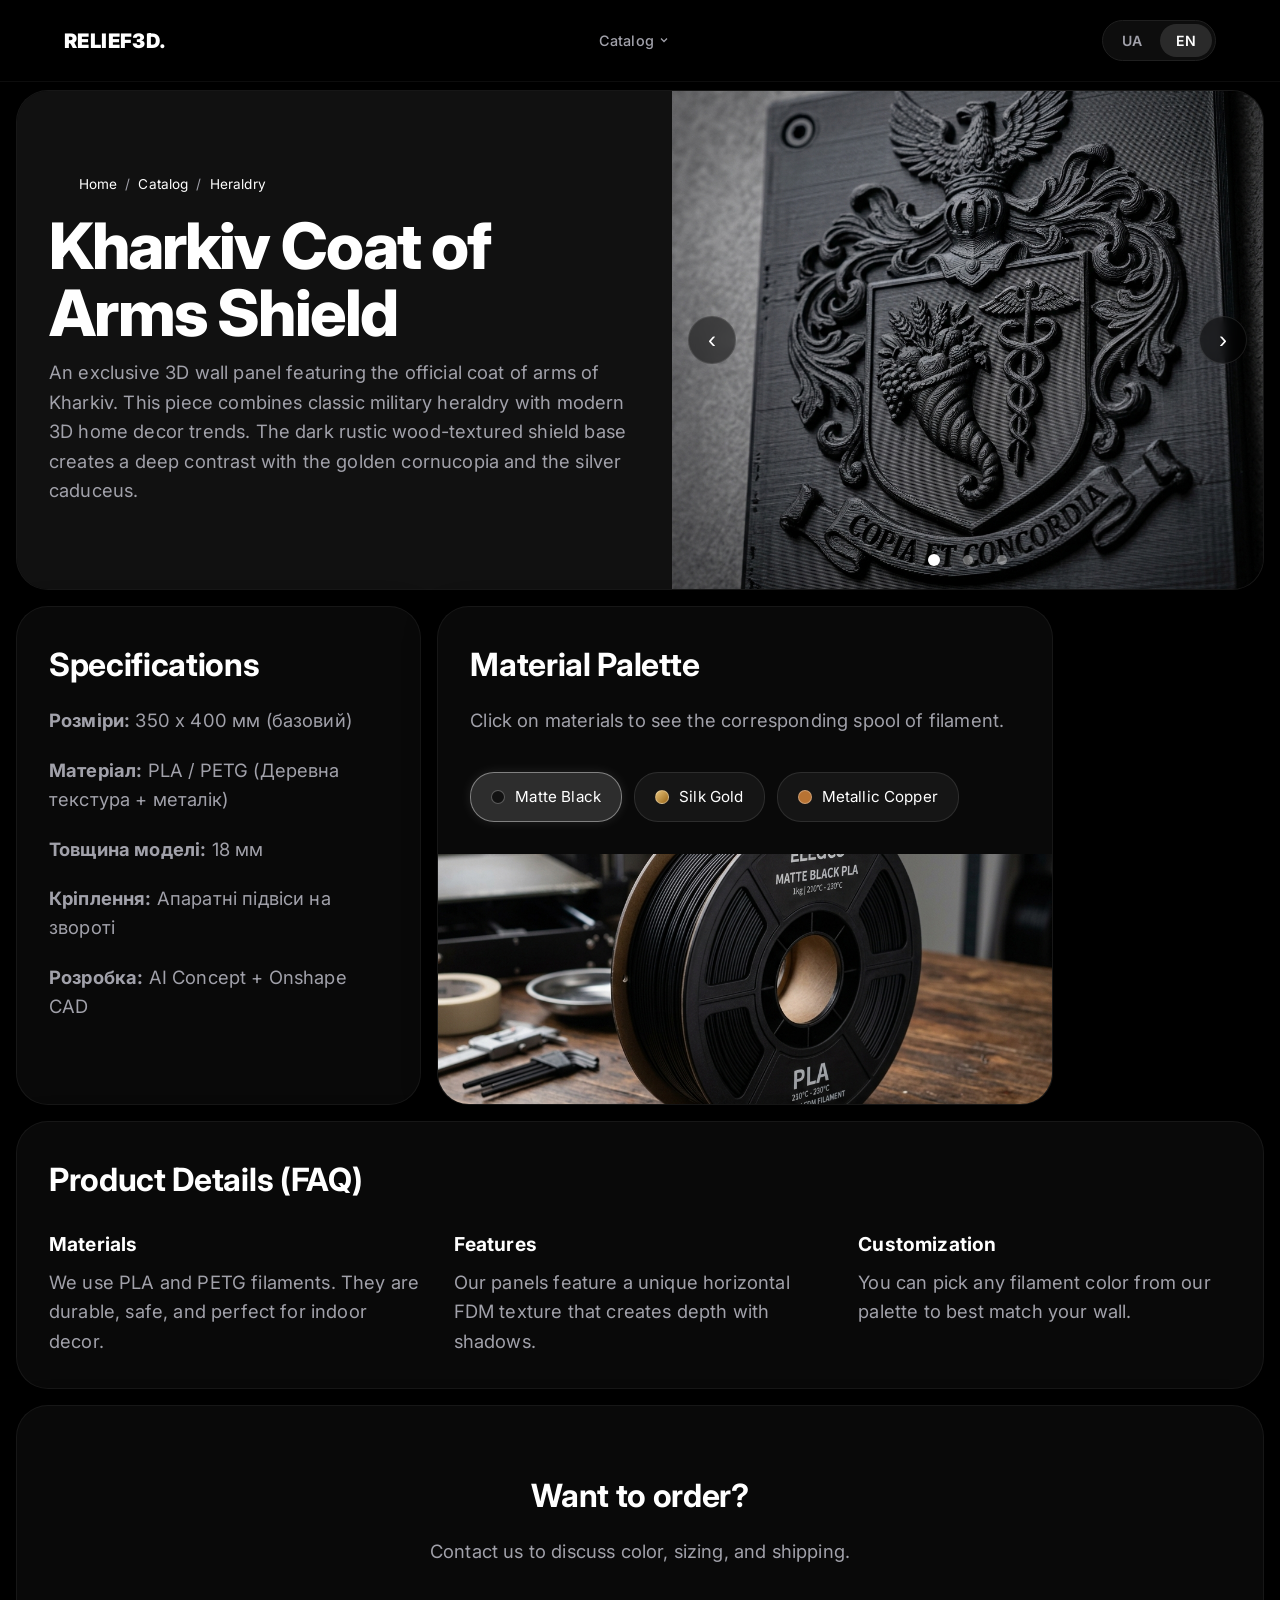
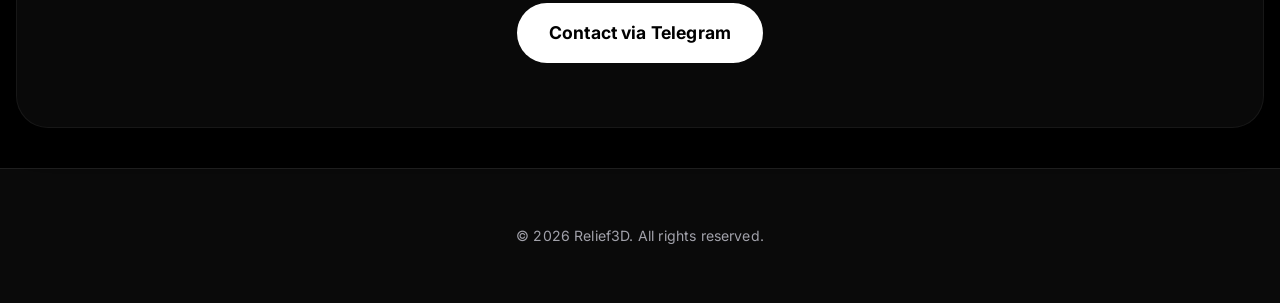
<file: product/kharkiv-coat-of-arms/index.html>
<!DOCTYPE html>
<html lang="uk">
<head>
    <meta charset="UTF-8">
    <meta name="viewport" content="width=device-width, initial-scale=1.0">
    <title lang-ua>Герб Харкова (Ріг Достатку) — Relief3D</title>
    <title lang-en style="display:none;">Kharkiv Coat of Arms Shield — Relief3D</title>
    <meta name="description" content="Ексклюзивне об'ємне настінне панно із зображенням офіційного герба міста Харків. Робота поєднує класичну військову геральдику та сучасні тенденції 3D-">
    
    <link rel="canonical" href="https://relief3d.cc/product/kharkiv-coat-of-arms/">
    
    <meta property="og:type" content="product">
    <meta property="og:url" content="https://relief3d.cc/product/kharkiv-coat-of-arms/">
    <meta property="og:title" content="Герб Харкова (Ріг Достатку) — Relief3D">
    <meta property="og:description" content="Ексклюзивне об'ємне настінне панно із зображенням офіційного герба міста Харків. Робота поєднує класичну військову геральдику та сучасні тенденції 3D-">
    <meta property="og:image" content="https://relief3d.cc/assets/images/kharkiv_3d_close.png">
    
    <link href="https://fonts.googleapis.com/css2?family=Manrope:wght@400;500;600;700&family=Outfit:wght@500;600;700;800;900&display=swap" rel="stylesheet">
    <link rel="stylesheet" href="../../assets/css/shared.css?v=6.0">
    <link rel="stylesheet" href="../../assets/css/product.css?v=6.0">
</head>
<body>

    <header class="site-header" id="site-header"></header>

    <main class="product-page">
        <div class="bento-grid">
            
            <!-- Hero Card with Carousel -->
            <div class="bento-card card-hero">
                <div class="bento-content">
                    <div class="breadcrumbs">
                        <a href="../../index.html"><span class="lang-ua">Головна</span><span class="lang-en">Home</span></a> /
                        <a href="../../catalog/index.html"><span class="lang-ua">Каталог</span><span class="lang-en">Catalog</span></a> /
                        <a href="../../category/heraldry/index.html"><span class="lang-ua">Heraldry</span><span class="lang-en">Heraldry</span></a>
                    </div>
                    <h1><span class="lang-ua">Герб Харкова (Ріг Достатку)</span><span class="lang-en">Kharkiv Coat of Arms Shield</span></h1>
                    <p>
                        <span class="lang-ua">Ексклюзивне об'ємне настінне панно із зображенням офіційного герба міста Харків. Робота поєднує класичну військову геральдику та сучасні тенденції 3D-декору. Текстурована темно-дерев'яна основа створює глибокий контраст із золотим рогом достатку та срібним кадуцеєм.</span>
                        <span class="lang-en">An exclusive 3D wall panel featuring the official coat of arms of Kharkiv. This piece combines classic military heraldry with modern 3D home decor trends. The dark rustic wood-textured shield base creates a deep contrast with the golden cornucopia and the silver caduceus.</span>
                    </p>
                </div>
                <div class="bento-img-wrapper carousel-container">
                    <div class="carousel-slides">
                        <img src="../../assets/images/kharkiv_3d_close.png" class="zoomable active" alt="Slide 1">
<img src="../../assets/images/kharkiv_loft_mockup.png" class="zoomable " alt="Slide 2">
<img src="../../assets/images/kharkiv_office_mockup.png" class="zoomable " alt="Slide 3">

                    </div>
                    <button class="carousel-btn prev-btn">‹</button>
                    <button class="carousel-btn next-btn">›</button>
                    <div class="carousel-dots"></div>
                </div>
            </div>

            <!-- Specifications Card -->
            <div class="bento-card card-specs">
                <div class="bento-content">
                    <h2><span class="lang-ua">Характеристики</span><span class="lang-en">Specifications</span></h2>
                    <p><strong><span class='lang-ua'>Розміри:</span><span class='lang-en'>Розміри:</span></strong> 350 x 400 мм (базовий)</p><p><strong><span class='lang-ua'>Матеріал:</span><span class='lang-en'>Матеріал:</span></strong> PLA / PETG (Деревна текстура + металік)</p><p><strong><span class='lang-ua'>Товщина моделі:</span><span class='lang-en'>Товщина моделі:</span></strong> 18 мм</p><p><strong><span class='lang-ua'>Кріплення:</span><span class='lang-en'>Кріплення:</span></strong> Апаратні підвіси на звороті</p><p><strong><span class='lang-ua'>Розробка:</span><span class='lang-en'>Розробка:</span></strong> AI Concept + Onshape CAD</p>
                </div>
            </div>

            <!-- Materials Card -->
            <div class="bento-card card-materials">
                <div class="bento-content">
                    <h2><span class="lang-ua">Палітра Матеріалів</span><span class="lang-en">Material Palette</span></h2>
                    <p>
                        <span class="lang-ua">Натискайте на матеріали, щоб побачити відповідну катушку нитки пластику для друку.</span>
                        <span class="lang-en">Click on materials to see the corresponding spool of filament.</span>
                    </p>
                    <div class="materials-row"></div>
                </div>
                <div class="bento-img-wrapper" style="min-height: 250px;">
                    <img src="../../assets/images/filament_spools.png" alt="Filaments">
                </div>
            </div>

            <!-- SEO & FAQ Card -->
            <div class="bento-card card-seo">
                <div class="bento-content">
                    <h2 style="font-size: 2rem; margin-bottom: 24px;"><span class="lang-ua">Детальніше про виріб (FAQ)</span><span class="lang-en">Product Details (FAQ)</span></h2>
                    <div class="seo-grid">
                        <div class="seo-item">
                            <h3><span class="lang-ua">Матеріали</span><span class="lang-en">Materials</span></h3>
                            <p>
                                <span class="lang-ua">Ми використовуємо PLA та PETG філаменти. Вони міцні, довговічні та безпечні для інтер'єру.</span>
                                <span class="lang-en">We use PLA and PETG filaments. They are durable, safe, and perfect for indoor decor.</span>
                            </p>
                        </div>
                        <div class="seo-item">
                            <h3><span class="lang-ua">Особливості</span><span class="lang-en">Features</span></h3>
                            <p>
                                <span class="lang-ua">Наші панно мають унікальний горизонтальний рельєф 3D-друку, що грає тінями при боковому світлі.</span>
                                <span class="lang-en">Our panels feature a unique horizontal FDM texture that creates depth with shadows.</span>
                            </p>
                        </div>
                        <div class="seo-item">
                            <h3><span class="lang-ua">Індивідуальність</span><span class="lang-en">Customization</span></h3>
                            <p>
                                <span class="lang-ua">Ви можете обрати будь-який колір пластику з нашої палітри для найкращого поєднання з вашою стіною.</span>
                                <span class="lang-en">You can pick any filament color from our palette to best match your wall.</span>
                            </p>
                        </div>
                    </div>
                </div>
            </div>

            <!-- CTA Card -->
            <div class="bento-card card-cta">
                <div class="bento-content">
                    <h2><span class="lang-ua">Бажаєте замовити панно?</span><span class="lang-en">Want to order?</span></h2>
                    <p>
                        <span class="lang-ua">Зв'яжіться для обговорення кольору, розмірів та доставки.</span>
                        <span class="lang-en">Contact us to discuss color, sizing, and shipping.</span>
                    </p>
                    <a href="https://t.me/abg_kharkiv?text=I%20am%20interested%20in%20Panel%20kharkiv-coat-of-arms" class="btn-primary">
                        <span class="lang-ua">Зв'язатися в Telegram</span><span class="lang-en">Contact via Telegram</span>
                    </a>
                </div>
            </div>

        </div>
    </main>

    <footer class="site-footer">
        <p>&copy; 2026 Relief3D. All rights reserved.</p>
    </footer>

    <!-- Scripts -->
    <script src="../../assets/js/catalog.js?v=6.0"></script>
    <script src="../../assets/js/site.js?v=6.0"></script>
    <script>
        document.addEventListener('DOMContentLoaded', () => {
            buildHeader(''); 
        });
    </script>
</body>
</html>
</file>
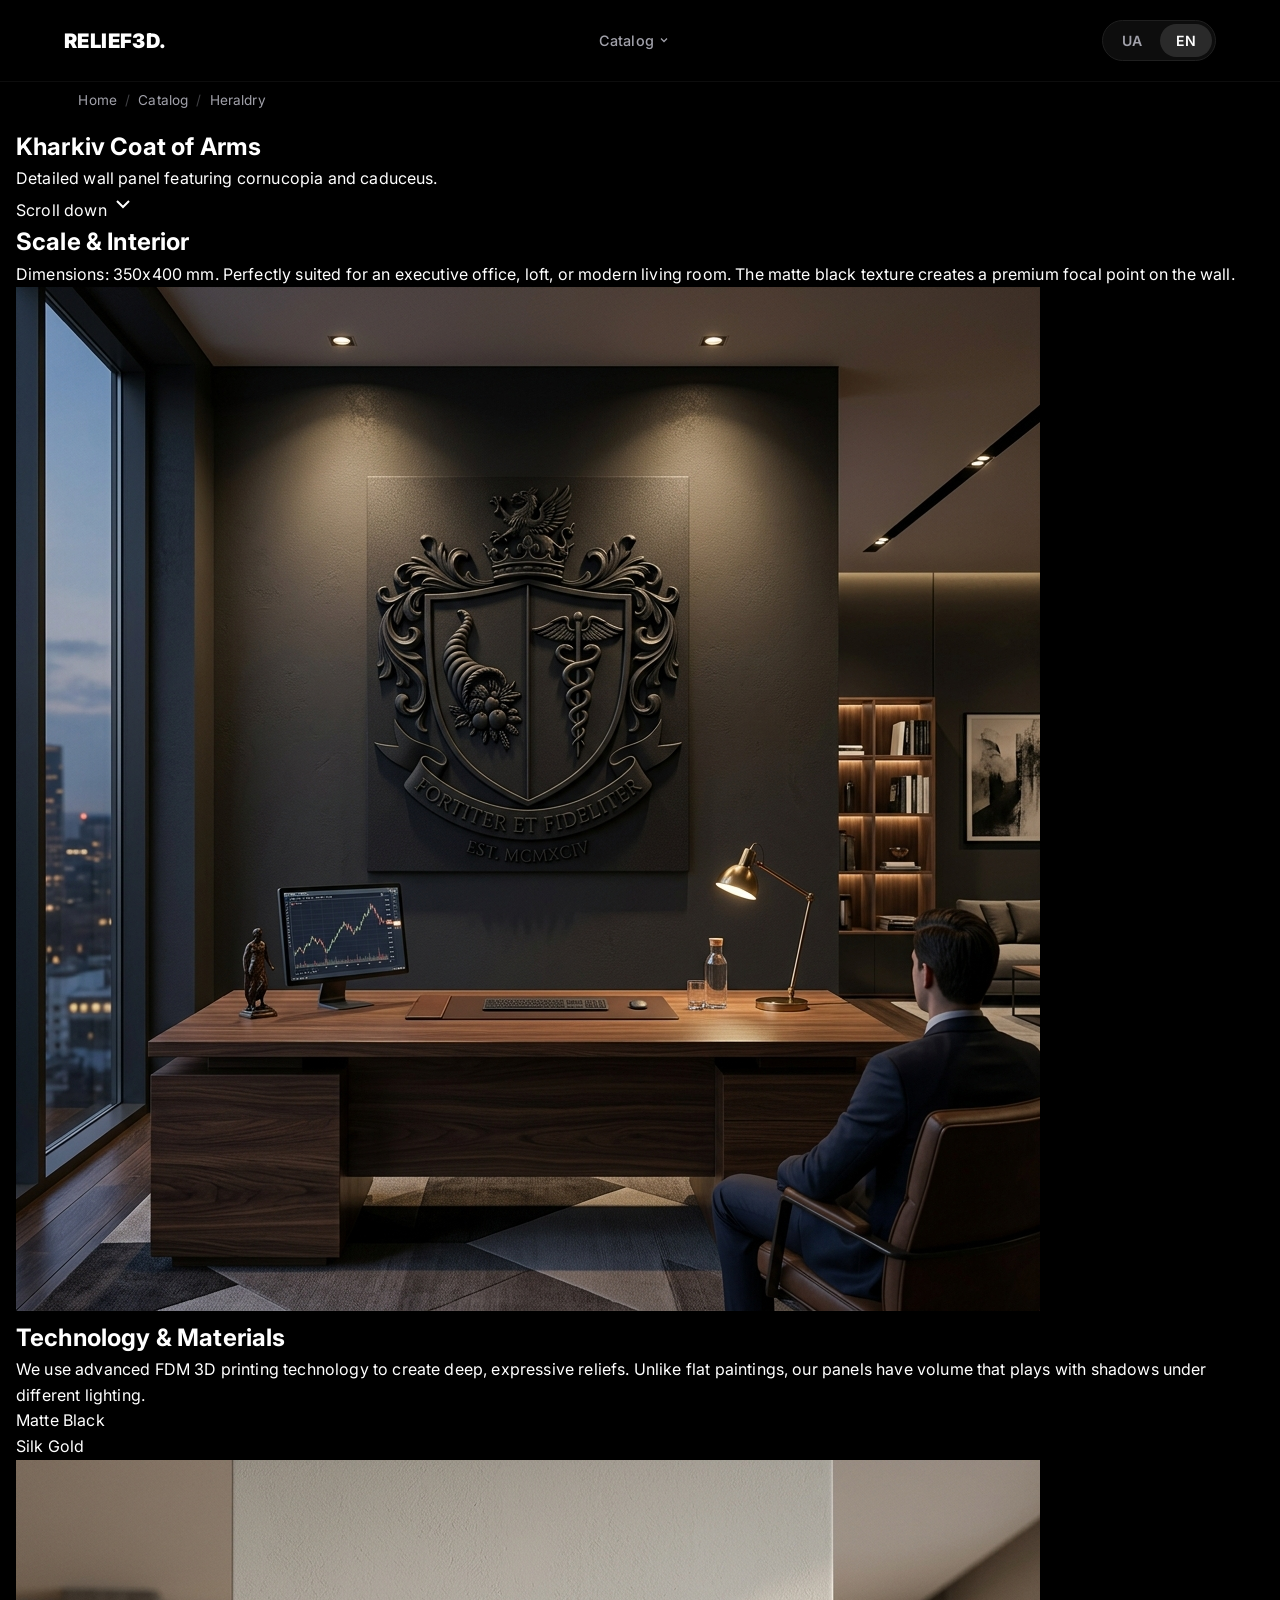
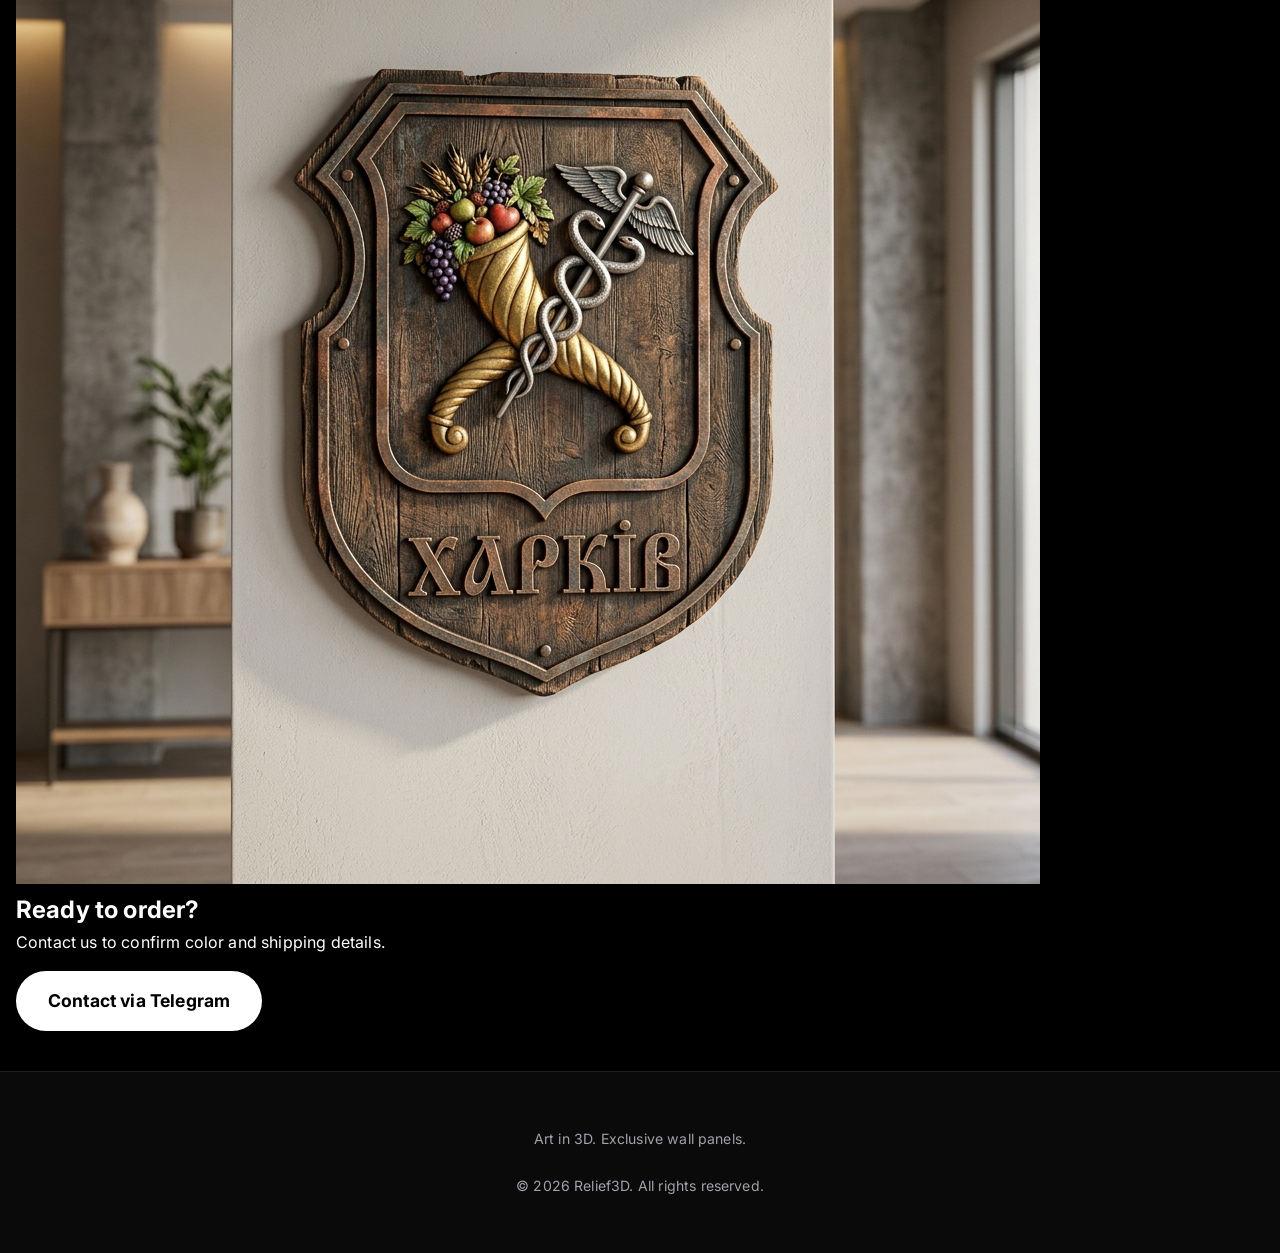
<file: product/kharkiv-shield/index.html>
<!DOCTYPE html>
<html lang="uk">
<head>
    <meta charset="UTF-8">
    <meta name="viewport" content="width=device-width, initial-scale=1.0">
    <title lang-ua>Герб Харкова — Relief3D</title>
    <title lang-en style="display:none;">Kharkiv Coat of Arms — Relief3D</title>
    <meta name="description" content="Деталізоване настінне панно із зображенням герба Харкова. 3D-друк, FDM, сучасний дизайн.">
    
    <link rel="canonical" href="https://relief3d.cc/product/kharkiv-shield/">
    
    <meta property="og:type" content="product">
    <meta property="og:url" content="https://relief3d.cc/product/kharkiv-shield/">
    <meta property="og:title" content="Герб Харкова — Relief3D">
    <meta property="og:description" content="Деталізоване настінне панно із зображенням класичного герба Харкова. Стилізація під рустикове дерево та метал.">
    <meta property="og:image" content="https://relief3d.cc/assets/images/kharkiv_office_mockup.png">
    
    <link rel="preconnect" href="https://fonts.googleapis.com">
    <link href="https://fonts.googleapis.com/css2?family=Inter:wght@400;500;600;700;800;900&display=swap" rel="stylesheet">
    <link rel="stylesheet" href="../../assets/css/shared.css">
    <link rel="stylesheet" href="../../assets/css/product.css">
</head>
<body>

    <header class="site-header" id="site-header"></header>

    <main class="product-page">
        <!-- Screen 1: Hero (Macro Texture) -->
        <section class="prod-section prod-hero">
            <div class="prod-bg" style="background-image: url('../../assets/images/kharkiv_3d_close.png');"></div>
            <div class="prod-content center">
                <div class="breadcrumbs">
                    <a href="../../index.html"><span class="lang-ua">Головна</span><span class="lang-en">Home</span></a>
                    <span class="sep">/</span>
                    <a href="../../catalog/index.html"><span class="lang-ua">Каталог</span><span class="lang-en">Catalog</span></a>
                    <span class="sep">/</span>
                    <a href="../../category/heraldry/index.html"><span class="lang-ua">Геральдика</span><span class="lang-en">Heraldry</span></a>
                </div>
                <h1 class="prod-title"><span class="lang-ua">Герб Харкова</span><span class="lang-en">Kharkiv Coat of Arms</span></h1>
                <p class="prod-subtitle">
                    <span class="lang-ua">Деталізоване настінне панно. Ріг достатку та кадуцей.</span>
                    <span class="lang-en">Detailed wall panel featuring cornucopia and caduceus.</span>
                </p>
                <div class="scroll-indicator">
                    <span class="lang-ua">Гортайте вниз</span><span class="lang-en">Scroll down</span>
                    <svg width="24" height="24" viewBox="0 0 24 24" fill="none" stroke="currentColor" stroke-width="2"><polyline points="6 9 12 15 18 9"></polyline></svg>
                </div>
            </div>
        </section>

        <!-- Screen 2: Lifestyle Mockups -->
        <section class="prod-section">
            <div class="prod-split">
                <div class="prod-text">
                    <h2><span class="lang-ua">Масштаб та Інтер'єр</span><span class="lang-en">Scale & Interior</span></h2>
                    <p>
                        <span class="lang-ua">Розмір виробу: 350x400 мм. Ідеально підходить для кабінету керівника, лофту або сучасної вітальні. Чорна матова текстура створює преміальний акцент на стіні.</span>
                        <span class="lang-en">Dimensions: 350x400 mm. Perfectly suited for an executive office, loft, or modern living room. The matte black texture creates a premium focal point on the wall.</span>
                    </p>
                </div>
                <div class="prod-image">
                    <img src="../../assets/images/kharkiv_office_mockup.png" alt="Office Mockup">
                </div>
            </div>
        </section>

        <!-- Screen 3: Materials & Tech (AI-SEO Content) -->
        <section class="prod-section">
            <div class="prod-split reverse">
                <div class="prod-text">
                    <h2><span class="lang-ua">Технологія & Матеріали</span><span class="lang-en">Technology & Materials</span></h2>
                    <p>
                        <span class="lang-ua">Ми використовуємо передові технології FDM 3D-друку для створення глибокого, виразного рельєфу. На відміну від плоских картин, наші панно мають об'єм, який грає тінями при різному освітленні.</span>
                        <span class="lang-en">We use advanced FDM 3D printing technology to create deep, expressive reliefs. Unlike flat paintings, our panels have volume that plays with shadows under different lighting.</span>
                    </p>
                    <div class="materials-showcase">
                        <div class="mat-card">
                            <div class="mat-circle" style="background: #1a1a1a;"></div>
                            <span><span class="lang-ua">Матовий Чорний</span><span class="lang-en">Matte Black</span></span>
                        </div>
                        <div class="mat-card">
                            <div class="mat-circle" style="background: linear-gradient(135deg, #e6c27a 0%, #d4af37 50%, #996515 100%);"></div>
                            <span><span class="lang-ua">Глянцеве Золото</span><span class="lang-en">Silk Gold</span></span>
                        </div>
                    </div>
                </div>
                <div class="prod-image">
                    <img src="../../assets/images/kharkiv_shield_concept.png" alt="3D Model Concept">
                </div>
            </div>
        </section>

        <!-- Screen 4: Call to Action -->
        <section class="prod-section prod-cta center">
            <h2><span class="lang-ua">Готові замовити?</span><span class="lang-en">Ready to order?</span></h2>
            <p>
                <span class="lang-ua">Зв'яжіться з нами для узгодження кольору та деталей доставки.</span>
                <span class="lang-en">Contact us to confirm color and shipping details.</span>
            </p>
            <a href="#" class="btn-primary">
                <span class="lang-ua">Зв'язатися в Telegram</span><span class="lang-en">Contact via Telegram</span>
            </a>
        </section>
    </main>

    <footer class="site-footer">
        <p class="footer-desc">
            <span class="lang-ua">Мистецтво у 3D. Ексклюзивні настінні панно.</span>
            <span class="lang-en">Art in 3D. Exclusive wall panels.</span>
        </p>
        <p>&copy; 2026 Relief3D. All rights reserved.</p>
    </footer>

    <!-- Scripts -->
    <script src="../../assets/js/catalog.js"></script>
    <script src="../../assets/js/site.js"></script>
    <script>
        document.addEventListener('DOMContentLoaded', () => {
            buildHeader(''); // no specific active page
        });
    </script>
</body>
</html>
</file>
<file: assets/css/shared.css>
@import url('https://fonts.googleapis.com/css2?family=Inter:wght@400;500;600;700;800;900&display=swap');

/* ==============================================
   Relief3D — Global Stylesheet (shared.css)
   ============================================== */

:root {
    --bg-base: #000000;
    --bg-surface: #0a0a0a;
    --bg-surface-2: #111111;
    --text-primary: #ffffff;
    --text-secondary: #a1a1aa; /* Increased contrast for readability */
    --border: #1f1f1f;
    --border-hover: #444444;
    --accent-gold: #d4af37;
    --radius: 16px;
    --transition: 0.3s cubic-bezier(0.16, 1, 0.3, 1);
    --font-heading: 'Inter', -apple-system, BlinkMacSystemFont, "Segoe UI", Roboto, Helvetica, Arial, sans-serif;
    --font-body: 'Inter', -apple-system, BlinkMacSystemFont, "Segoe UI", Roboto, Helvetica, Arial, sans-serif;
}

* { margin: 0; padding: 0; box-sizing: border-box; }

html { scroll-behavior: smooth; }

body {
    font-family: var(--font-body);
    background: var(--bg-base);
    color: var(--text-primary);
    line-height: 1.6; /* Increased line-height for readability */
    letter-spacing: 0.01em;
    -webkit-font-smoothing: antialiased;
    overflow-x: hidden;
}

body.no-scroll { overflow: hidden; }

a { color: inherit; text-decoration: none; }

/* ---- Ambient Glow ---- */
.ambient-glow {
    position: fixed;
    top: -50vh; left: 50%;
    transform: translateX(-50%);
    width: 100vw; height: 100vh;
    background: radial-gradient(circle, rgba(255,255,255,0.05) 0%, transparent 70%);
    z-index: -1;
    pointer-events: none;
}

/* ---- Navigation ---- */
.site-header {
    display: flex;
    justify-content: space-between;
    align-items: center;
    padding: 1.25rem 5%;
    position: fixed;
    top: 0; width: 100%;
    background: rgba(0,0,0,0.6);
    backdrop-filter: blur(16px);
    border-bottom: 1px solid rgba(255,255,255,0.05);
    z-index: 200;
    gap: 1rem;
}

.logo {
    font-family: var(--font-heading);
    font-size: 1.25rem;
    font-weight: 900;
    letter-spacing: 0.02em;
    color: var(--text-primary);
    white-space: nowrap;
}

.nav-center { display: flex; align-items: center; gap: 0.5rem; }

.nav-link {
    display: flex;
    align-items: center;
    gap: 4px;
    padding: 6px 14px;
    border-radius: 8px;
    font-size: 0.9rem;
    font-weight: 500;
    color: var(--text-secondary);
    transition: color var(--transition), background var(--transition);
}
.nav-link:hover, .nav-link.active { color: var(--text-primary); background: rgba(255,255,255,0.07); }

.chevron { transition: transform 0.2s; }

/* ---- Dropdown ---- */
.nav-dropdown { position: relative; }

.dropdown-menu {
    display: none;
    position: absolute;
    top: calc(100% + 12px);
    left: 50%;
    transform: translateX(-50%);
    min-width: 360px;
    background: var(--bg-surface);
    border: 1px solid var(--border);
    border-radius: var(--radius);
    padding: 0.75rem;
    box-shadow: 0 20px 40px rgba(0,0,0,0.8);
    z-index: 300;
}

.nav-dropdown:hover .dropdown-menu { display: flex; flex-direction: column; gap: 0.25rem; }
.nav-dropdown:hover .chevron { transform: rotate(180deg); }

.dropdown-item {
    display: flex;
    align-items: flex-start;
    gap: 1rem;
    padding: 0.75rem 1rem;
    border-radius: 10px;
    transition: background var(--transition);
}
.dropdown-item:hover { background: rgba(255,255,255,0.06); }

.cat-icon { font-size: 1.4rem; flex-shrink: 0; }
.dropdown-title { font-weight: 600; font-size: 0.95rem; margin-bottom: 2px; }
.dropdown-desc { font-size: 0.8rem; color: var(--text-secondary); line-height: 1.4; }

/* ---- Lang Switcher ---- */
.nav-right { display: flex; align-items: center; gap: 0.75rem; }

.lang-switcher {
    display: flex;
    gap: 2px;
    background: rgba(255,255,255,0.05);
    padding: 3px;
    border-radius: 99px;
    border: 1px solid var(--border);
}
.lang-btn {
    background: transparent;
    color: var(--text-secondary);
    border: none;
    padding: 8px 16px;
    border-radius: 99px;
    cursor: pointer;
    font-family: var(--font-heading);
    font-weight: 600;
    font-size: 0.88rem;
    transition: all 0.2s;
}
.lang-btn.active { background: rgba(255,255,255,0.12); color: var(--text-primary); }

/* ---- Burger / Mobile Menu ---- */
.burger-btn {
    display: none;
    flex-direction: column;
    gap: 5px;
    background: transparent;
    border: 1px solid var(--border);
    padding: 12px 14px;
    border-radius: 8px;
    cursor: pointer;
}
.burger-btn span {
    display: block;
    width: 20px; height: 2px;
    background: var(--text-primary);
    border-radius: 2px;
}

.mobile-menu {
    display: none;
    position: fixed;
    top: 0; left: 0; width: 100%; height: 100vh;
    background: #000;
    z-index: 500;
    flex-direction: column;
    padding: 5rem 2rem 2rem;
    gap: 0.5rem;
    overflow-y: auto;
}
.mobile-menu.open { display: flex; }

.mobile-close {
    position: absolute;
    top: 1.5rem; right: 1.5rem;
    background: rgba(255,255,255,0.1);
    border: 1px solid var(--border);
    color: var(--text-primary);
    font-size: 1.2rem;
    width: 48px; height: 48px;
    border-radius: 50%;
    cursor: pointer;
    display: flex; align-items: center; justify-content: center;
}

.mobile-link {
    display: block;
    padding: 0.85rem 1rem;
    border-radius: 10px;
    font-size: 1.1rem;
    font-weight: 500;
    color: var(--text-primary);
    transition: background 0.2s;
}
.mobile-link:hover { background: rgba(255,255,255,0.06); }
.mobile-cat-link { font-size: 0.95rem; color: var(--text-secondary); }
.mobile-divider { height: 1px; background: var(--border); margin: 0.5rem 0; }

/* ---- Breadcrumbs ---- */
.breadcrumbs {
    display: flex;
    gap: 0.5rem;
    align-items: center;
    font-size: 0.85rem;
    color: var(--text-secondary);
    padding: 0 5%;
    margin-bottom: 1rem;
}
.breadcrumbs a { transition: color 0.2s; }
.breadcrumbs a:hover { color: var(--text-primary); }
.breadcrumbs .sep { opacity: 0.4; }

/* ---- Page Wrapper ---- */
.page-content { padding-top: 80px; }

/* ---- Hero ---- */
.hero {
    padding: 6rem 5% 4rem;
    text-align: center;
    max-width: 1000px;
    margin: 0 auto;
}
.hero h1 {
    font-family: var(--font-heading);
    font-size: clamp(3rem, 8vw, 6rem);
    font-weight: 900;
    letter-spacing: -0.02em;
    line-height: 1.1;
    margin-bottom: 1.5rem;
    background: linear-gradient(180deg, #FFFFFF 20%, #777777 100%);
    -webkit-background-clip: text;
    -webkit-text-fill-color: transparent;
}
.hero p {
    font-size: clamp(1rem, 2vw, 1.25rem);
    color: var(--text-secondary);
    max-width: 680px;
    margin: 0 auto;
    line-height: 1.7;
}

/* ---- Category Cards (Home) ---- */
.cat-grid {
    display: grid;
    grid-template-columns: repeat(auto-fill, minmax(250px, 1fr));
    gap: 1rem;
    padding: 0 5% 5rem;
    max-width: 1400px;
    margin: 0 auto;
}
.cat-card {
    background: var(--bg-surface);
    border: 1px solid var(--border);
    border-radius: var(--radius);
    padding: 2rem;
    transition: all var(--transition);
    display: flex; flex-direction: column; gap: 0.75rem;
}
.cat-card:hover { border-color: var(--border-hover); background: var(--bg-surface-2); transform: translateY(-3px); }
.cat-card-icon { font-size: 2rem; }
.cat-card-title { font-size: 1.2rem; font-weight: 700; }
.cat-card-desc { font-size: 0.88rem; color: var(--text-secondary); line-height: 1.5; }
.cat-card-arrow { margin-top: auto; color: var(--text-secondary); font-size: 1.2rem; transition: transform 0.2s; }
.cat-card:hover .cat-card-arrow { transform: translateX(4px); color: var(--text-primary); }

/* ---- Section Label ---- */
.section-label {
    padding: 0 5%;
    max-width: 1400px;
    margin: 0 auto 2rem;
    display: flex;
    align-items: baseline;
    gap: 1rem;
}
.section-label h2 {
    font-family: var(--font-heading);
    font-size: 2rem;
    font-weight: 700;
    letter-spacing: -0.01em;
}
.section-label a {
    font-size: 0.9rem;
    color: var(--text-secondary);
    transition: color 0.2s;
}
.section-label a:hover { color: var(--text-primary); }

/* ---- Portfolio Grid ---- */
.portfolio-grid {
    display: grid;
    grid-template-columns: repeat(auto-fill, minmax(340px, 1fr));
    gap: 1.5rem;
    padding: 0 5% 6rem;
    max-width: 1400px;
    margin: 0 auto;
}

/* ---- Filter Chips (Catalog page) ---- */
.filter-bar {
    display: flex;
    flex-wrap: wrap;
    gap: 0.5rem;
    padding: 0 5% 2rem;
    max-width: 1400px;
    margin: 0 auto;
}
.filter-btn {
    background: transparent;
    color: var(--text-secondary);
    border: 1px solid var(--border);
    padding: 10px 20px;
    border-radius: 99px;
    cursor: pointer;
    font-family: var(--font-heading);
    font-size: 0.95rem;
    font-weight: 500;
    transition: all 0.2s;
}
.filter-btn:hover { border-color: var(--border-hover); color: var(--text-primary); }
.filter-btn.active { background: #fff; color: #000; border-color: #fff; }

/* ---- Card ---- */
.card {
    background: var(--bg-surface);
    border: 1px solid var(--border);
    border-radius: var(--radius);
    overflow: hidden;
    cursor: pointer;
    display: flex; flex-direction: column;
    position: relative;
    transition: border-color var(--transition), transform var(--transition), box-shadow var(--transition);
}
.card::before {
    content: '';
    position: absolute; inset: 0;
    background: radial-gradient(600px circle at var(--mouse-x,50%) var(--mouse-y,50%), rgba(255,255,255,0.07), transparent 40%);
    opacity: 0; transition: opacity 0.3s;
    pointer-events: none; z-index: 1;
}
.card:hover::before { opacity: 1; }
.card:hover { border-color: var(--border-hover); transform: translateY(-4px); box-shadow: 0 20px 40px rgba(0,0,0,0.5); }

.card-img-wrapper { width: 100%; height: 300px; overflow: hidden; background: #050505; }
.card-img { width: 100%; height: 100%; object-fit: cover; transition: transform 0.7s var(--transition); opacity: 0.85; }
.card:hover .card-img { transform: scale(1.06); opacity: 1; }

.card-content { padding: 1.75rem; flex-grow: 1; display: flex; flex-direction: column; position: relative; z-index: 2; }
.card-title { font-family: var(--font-heading); font-size: 1.35rem; font-weight: 700; letter-spacing: -0.01em; margin-bottom: 0.6rem; }
.card-desc { color: var(--text-secondary); font-size: 0.95rem; margin-bottom: 1.25rem; flex-grow: 1; line-height: 1.6; }

.specs {
    display: flex; gap: 0.75rem;
    font-size: 0.75rem; color: var(--text-secondary);
    border-top: 1px solid var(--border);
    padding-top: 1.25rem; margin-bottom: 1.25rem;
    font-family: monospace; text-transform: uppercase; letter-spacing: 0.06em;
}

.view-btn {
    width: 100%; padding: 11px;
    background: rgba(255,255,255,0.03);
    color: var(--text-primary);
    border: 1px solid var(--border);
    border-radius: 8px;
    font-family: var(--font-heading);
    font-weight: 600; font-size: 0.95rem;
    cursor: pointer; transition: all var(--transition);
}
.card:hover .view-btn { background: #fff; color: #000; border-color: #fff; }

.empty-msg { color: var(--text-secondary); font-size: 1.1rem; padding: 4rem; text-align: center; }

/* ---- Modal ---- */
.modal {
    display: none;
    position: fixed; inset: 0;
    background: rgba(0,0,0,0.85);
    backdrop-filter: blur(20px);
    z-index: 1000;
    justify-content: center; align-items: center;
    padding: 1.5rem;
}
.modal.show { display: flex; }

.modal-content {
    background: var(--bg-surface);
    border: 1px solid var(--border);
    border-radius: 20px;
    max-width: 960px; width: 100%;
    display: flex; flex-direction: column;
    box-shadow: 0 40px 80px rgba(0,0,0,0.9);
    position: relative;
    overflow: hidden;
    animation: modalIn 0.35s var(--transition) both;
}
@keyframes modalIn { from { opacity:0; transform: scale(0.95) translateY(10px); } to { opacity:1; transform: none; } }
@media (min-width: 768px) { .modal-content { flex-direction: row; } }

.modal-img-container { flex: 1.2; min-height: 300px; background: #000; }
.modal-img { width: 100%; height: 100%; object-fit: cover; display: block; }

.modal-info {
    flex: 1; padding: 2.5rem;
    display: flex; flex-direction: column; gap: 1rem;
}
.modal-title { font-family: var(--font-heading); font-size: 1.8rem; font-weight: 700; letter-spacing: -0.02em; }
.modal-desc { color: var(--text-secondary); font-size: 1rem; line-height: 1.7; }
.modal-specs { display: flex; gap: 1rem; font-size: 0.8rem; color: var(--text-secondary); font-family: monospace; text-transform: uppercase; letter-spacing: 0.06em; }

.close-btn {
    position: absolute; top: 16px; right: 16px;
    background: rgba(0,0,0,0.5);
    border: 1px solid var(--border);
    color: var(--text-secondary);
    width: 48px; height: 48px;
    border-radius: 50%;
    display: flex; align-items: center; justify-content: center;
    cursor: pointer; transition: all 0.2s; z-index: 10;
}
.close-btn:hover { color: #fff; border-color: #fff; background: #000; }

.order-btn {
    margin-top: auto;
    display: inline-block;
    background: #fff; color: #000;
    padding: 13px 24px;
    border-radius: 8px;
    font-family: var(--font-heading);
    font-weight: 700; font-size: 1rem;
    text-align: center;
    transition: all var(--transition);
}
.order-btn:hover { background: #e5e5e5; transform: translateY(-2px); }

/* ---- Footer ---- */
.site-footer {
    text-align: center;
    padding: 3.5rem 5%;
    border-top: 1px solid var(--border);
    color: var(--text-secondary);
    font-size: 0.88rem;
    background: var(--bg-surface);
    display: flex; flex-direction: column; align-items: center; gap: 1.5rem;
}
.footer-desc { max-width: 560px; line-height: 1.6; }

/* ---- Responsive ---- */
@media (max-width: 768px) {
    .nav-center { display: none; }
    .burger-btn { display: flex; }
    .portfolio-grid { grid-template-columns: 1fr; }
    .cat-grid { grid-template-columns: 1fr 1fr; }
    .hero h1 { font-size: 3rem; }
}
@media (max-width: 480px) {
    .cat-grid { grid-template-columns: 1fr; }
}

/* ---- Lightbox ---- */
.lightbox-modal {
    position: fixed;
    top: 0; left: 0;
    width: 100vw; height: 100vh;
    background: rgba(0,0,0,0.9);
    backdrop-filter: blur(10px);
    -webkit-backdrop-filter: blur(10px);
    z-index: 10000;
    display: flex;
    align-items: center;
    justify-content: center;
    opacity: 0; pointer-events: none;
    transition: opacity var(--transition);
}
.lightbox-modal.show {
    opacity: 1; pointer-events: auto;
}
.lightbox-modal img {
    max-width: 95vw;
    max-height: 95vh;
    object-fit: contain;
    border-radius: 12px;
    box-shadow: 0 10px 40px rgba(0,0,0,0.8);
    transform: scale(0.95);
    transition: transform var(--transition);
}
.lightbox-modal.show img {
    transform: scale(1);
}
.lightbox-close {
    position: absolute;
    top: 20px; right: 20px;
    background: rgba(255,255,255,0.1);
    border: none;
    color: #fff;
    width: 52px; height: 52px;
    border-radius: 50%;
    cursor: pointer;
    display: flex; align-items: center; justify-content: center;
    font-size: 20px;
    transition: background 0.2s;
}
.lightbox-close:hover {
    background: rgba(255,255,255,0.2);
}
</file>
<file: assets/css/product.css>
/* ==============================================
   Relief3D — Bento Product Page Styles
   ============================================== */

.product-page {
    padding: 90px 16px 40px; /* Space for fixed header */
    max-width: 1400px;
    margin: 0 auto;
}

.bento-grid {
    display: grid;
    grid-template-columns: 1fr;
    gap: 16px;
}

/* Desktop Grid layout */
@media (min-width: 1024px) {
    .bento-grid {
        grid-template-columns: repeat(12, 1fr);
    }
    .card-hero { grid-column: span 12; flex-direction: row !important; height: 500px; }
    .card-specs { grid-column: span 4; }
    .card-loft { grid-column: span 8; height: 400px; }
    .card-materials { grid-column: span 6; }
    .card-office { grid-column: span 6; height: 400px; }
    .card-seo { grid-column: span 12; }
    .card-cta { grid-column: span 12; }
}

/* Bento Card Base */
.bento-card {
    background: rgba(15, 15, 15, 0.6);
    backdrop-filter: blur(20px);
    -webkit-backdrop-filter: blur(20px);
    border: 1px solid rgba(255,255,255,0.06);
    border-radius: 32px; /* Very round Apple style */
    overflow: hidden;
    display: flex;
    flex-direction: column;
    position: relative;
    transition: transform var(--transition), border-color var(--transition);
    box-shadow: 0 10px 30px rgba(0,0,0,0.5);
}

.bento-card:hover {
    border-color: rgba(255,255,255,0.15);
    transform: translateY(-2px);
}

/* Image handling */
.bento-img-wrapper {
    flex: 1;
    min-height: 250px;
    position: relative;
    overflow: hidden;
}

.bento-img-wrapper img {
    position: absolute;
    top: 0; left: 0;
    width: 100%; height: 100%;
    object-fit: cover;
}

img.zoomable {
    cursor: zoom-in;
    transition: transform 0.5s ease;
}

img.zoomable:hover {
    transform: scale(1.05);
}

/* Text handling */
.bento-content {
    padding: 32px;
    text-align: left;
    display: flex;
    flex-direction: column;
    justify-content: center;
}

.bento-content h1 {
    font-size: clamp(2.2rem, 6vw, 4rem);
    font-weight: 800;
    line-height: 1.05;
    margin-bottom: 0.75rem;
    letter-spacing: -0.03em;
}

.bento-content h2 {
    font-size: clamp(1.5rem, 4vw, 2rem);
    font-weight: 700;
    margin-bottom: 1rem;
    color: var(--text-primary);
    letter-spacing: -0.01em;
}

.bento-content p {
    color: var(--text-secondary);
    line-height: 1.6;
    font-size: clamp(1rem, 2.5vw, 1.15rem);
    margin-bottom: 1.25rem;
}

.bento-content p:last-child {
    margin-bottom: 0;
}

/* Hero specifics */
.card-hero .bento-content {
    flex: 1;
    background: var(--bg-surface-2);
}

.card-hero .breadcrumbs {
    margin-bottom: 1rem;
    font-size: 0.85rem;
    color: var(--text-secondary);
    display: flex;
    gap: 8px;
}

.card-hero .breadcrumbs a { color: var(--text-primary); }

/* Materials showcase */
.materials-row {
    display: flex;
    gap: 12px;
    margin-top: 1rem;
    flex-wrap: wrap;
}

.mat-badge {
    display: flex;
    align-items: center;
    gap: 10px;
    padding: 12px 20px;
    border-radius: 24px;
    background: rgba(255,255,255,0.05);
    border: 1px solid rgba(255,255,255,0.1);
    font-size: 0.95rem;
}

.mat-badge.active {
    background: rgba(255, 255, 255, 0.15);
    border-color: rgba(255, 255, 255, 0.4);
    box-shadow: 0 0 12px rgba(255, 255, 255, 0.1);
}

.mat-dot {
    width: 14px;
    height: 14px;
    border-radius: 50%;
    border: 1px solid rgba(255,255,255,0.3);
}

/* SEO FAQ block */
.seo-grid {
    display: grid;
    gap: 32px;
}

@media (min-width: 768px) {
    .seo-grid { grid-template-columns: 1fr 1fr 1fr; }
}

.seo-item h3 {
    font-size: 1.2rem;
    color: #fff;
    margin-bottom: 0.5rem;
}

/* CTA */
.btn-primary {
    display: inline-block;
    background: #fff;
    color: #000;
    padding: 16px 32px;
    border-radius: 100px;
    font-weight: 700;
    font-size: 1.1rem;
    text-align: center;
    margin-top: 1rem;
    width: fit-content;
    transition: transform 0.2s, background 0.2s;
}

.btn-primary:hover {
    transform: scale(1.05);
    background: #f0f0f0;
}

.card-cta .bento-content {
    align-items: center;
    text-align: center;
    padding: 64px 24px;
}

/* Mobile specific fixes to ensure no jumping */
@media (max-width: 1023px) {
    .bento-card { border-radius: 24px; }
    .bento-content { padding: 24px; text-align: left; }
    .bento-img-wrapper { min-height: 300px; } /* taller images on mobile */
    .btn-primary { width: 100%; text-align: center; }
}

/* ---- Carousel / Image Slider ---- */
.carousel-container {
    position: relative;
    width: 100%;
    height: 100%;
    overflow: hidden;
}

.carousel-slides {
    position: relative;
    width: 100%;
    height: 100%;
}

.carousel-slides img {
    position: absolute;
    top: 0; left: 0;
    width: 100%; height: 100%;
    object-fit: cover;
    opacity: 0;
    transition: opacity 0.5s ease-in-out;
    pointer-events: none;
}

.carousel-slides img.active {
    opacity: 1;
    pointer-events: auto;
}

.carousel-btn {
    position: absolute;
    top: 50%;
    transform: translateY(-50%);
    background: rgba(0,0,0,0.5);
    backdrop-filter: blur(5px);
    -webkit-backdrop-filter: blur(5px);
    border: 1px solid rgba(255,255,255,0.1);
    color: #fff;
    width: 48px; height: 48px;
    border-radius: 50%;
    cursor: pointer;
    display: flex; align-items: center; justify-content: center;
    font-size: 1.5rem;
    z-index: 10;
    transition: background 0.2s, transform 0.2s;
    user-select: none;
}

.carousel-btn:hover { 
    background: rgba(0,0,0,0.8);
    transform: translateY(-50%) scale(1.1);
}
.prev-btn { left: 16px; }
.next-btn { right: 16px; }

.carousel-dots {
    position: absolute;
    bottom: 16px;
    left: 50%;
    transform: translateX(-50%);
    display: flex;
    gap: 8px;
    z-index: 10;
}

.carousel-dots .dot {
    width: 10px; height: 10px;
    margin: 8px; /* Adds invisible clickable area */
    border-radius: 50%;
    background: rgba(255,255,255,0.4);
    cursor: pointer;
    transition: background 0.2s, transform 0.2s;
}

.carousel-dots .dot:hover {
    transform: scale(1.2);
}

.carousel-dots .dot.active {
    background: #fff;
    transform: scale(1.2);
}
</file>
